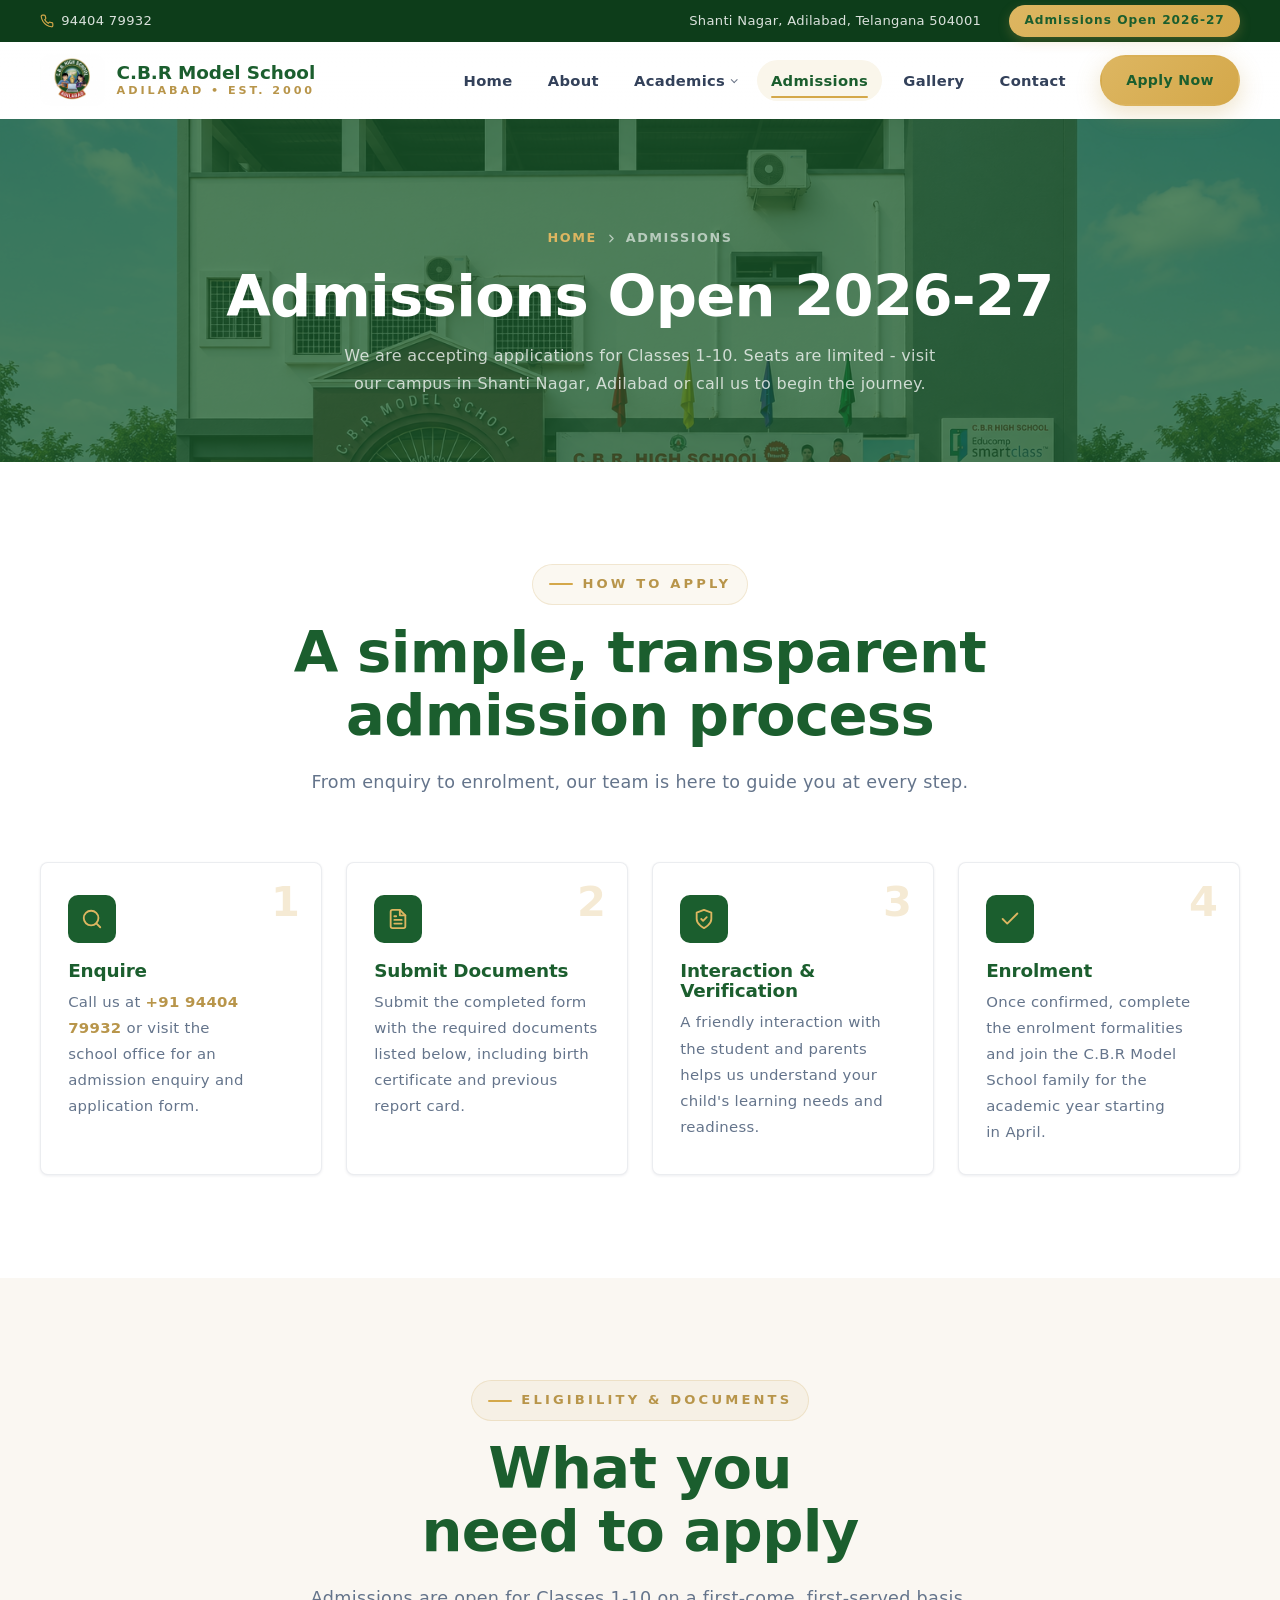
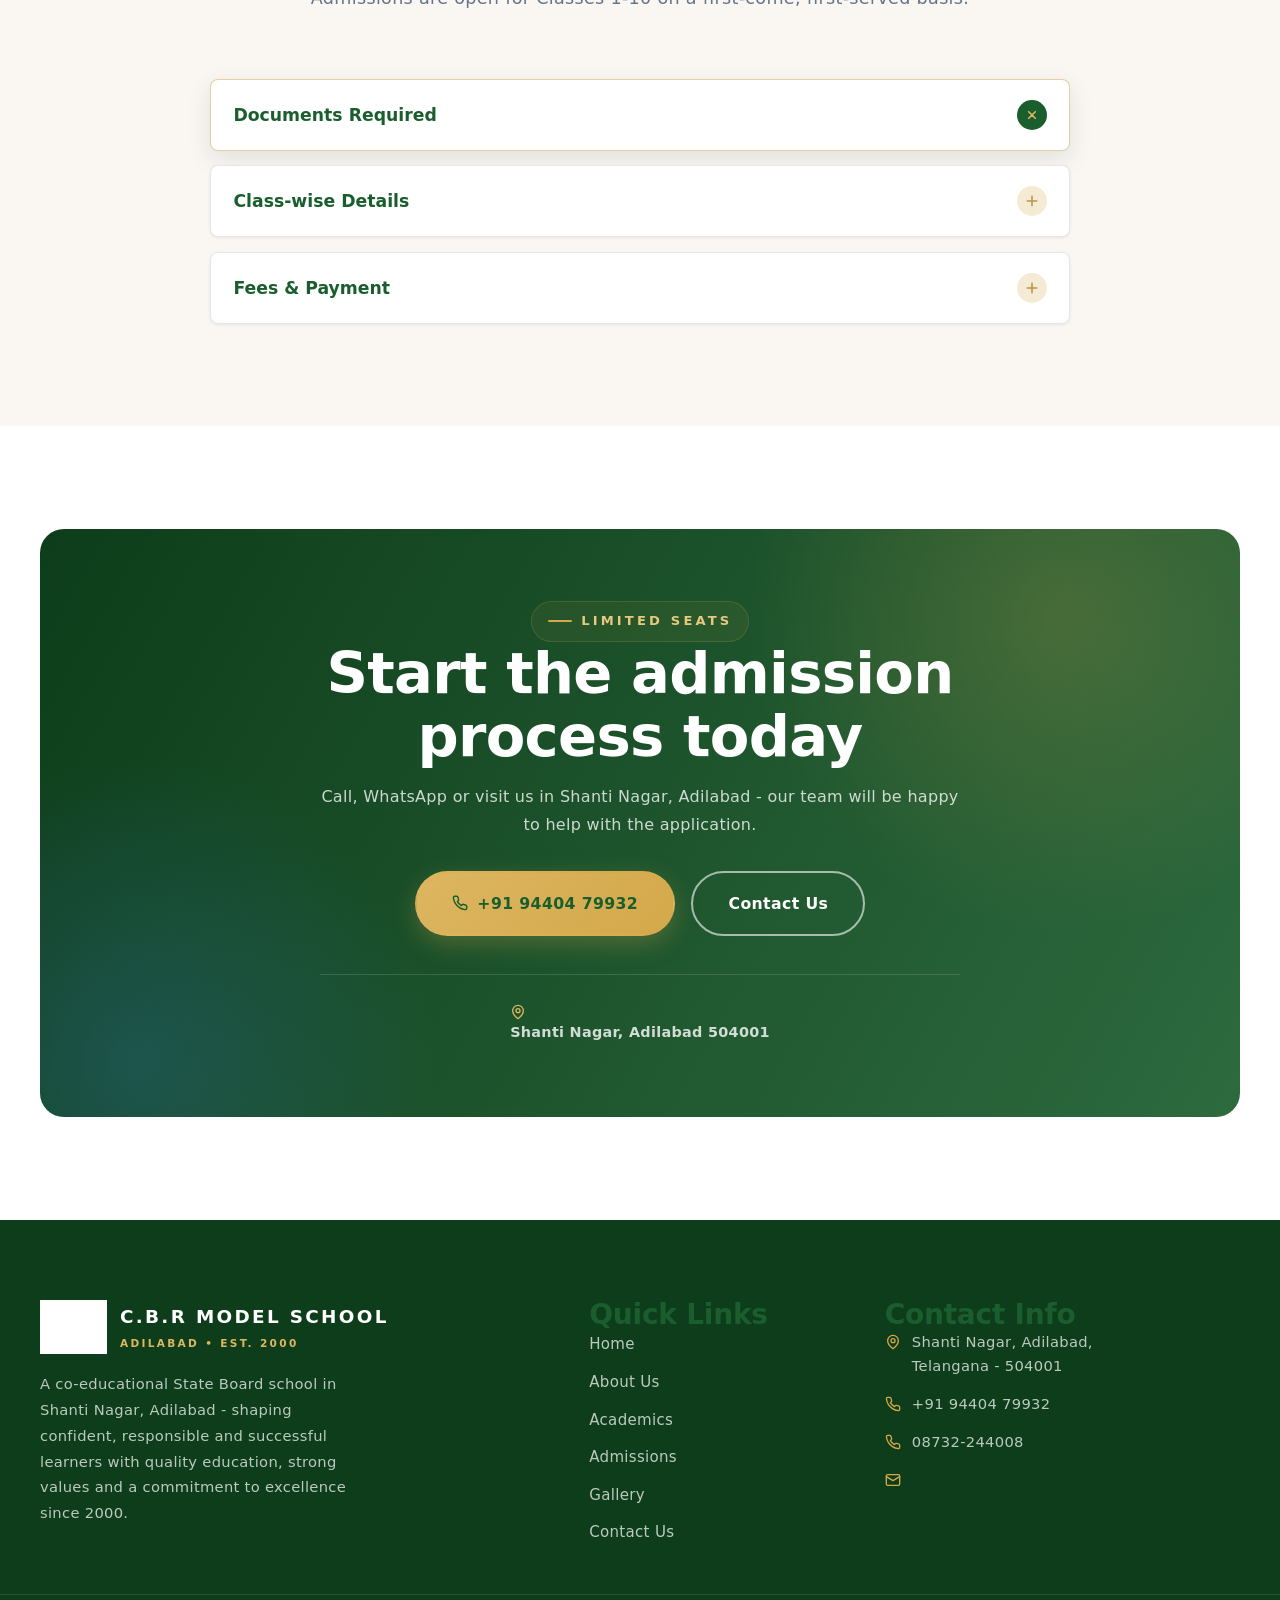
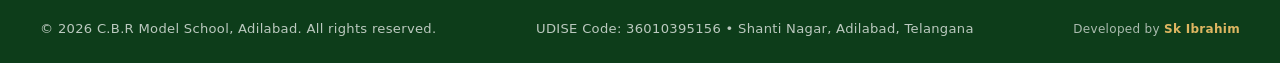
<file: admission.html>
<!DOCTYPE html>
<html lang="en">
<head>
  <meta charset="UTF-8">
  <meta name="viewport" content="width=device-width, initial-scale=1.0">
  <meta http-equiv="refresh" content="0; url=admissions.html">
  <link rel="canonical" href="admissions.html">
  <title>Admissions - C.B.R Model School, Adilabad</title>
  <script>window.location.replace('admissions.html');</script>
</head>
<body>
  <p>Redirecting to <a href="admissions.html">Admissions - C.B.R Model School</a>...</p>
</body>
</html>
</file>
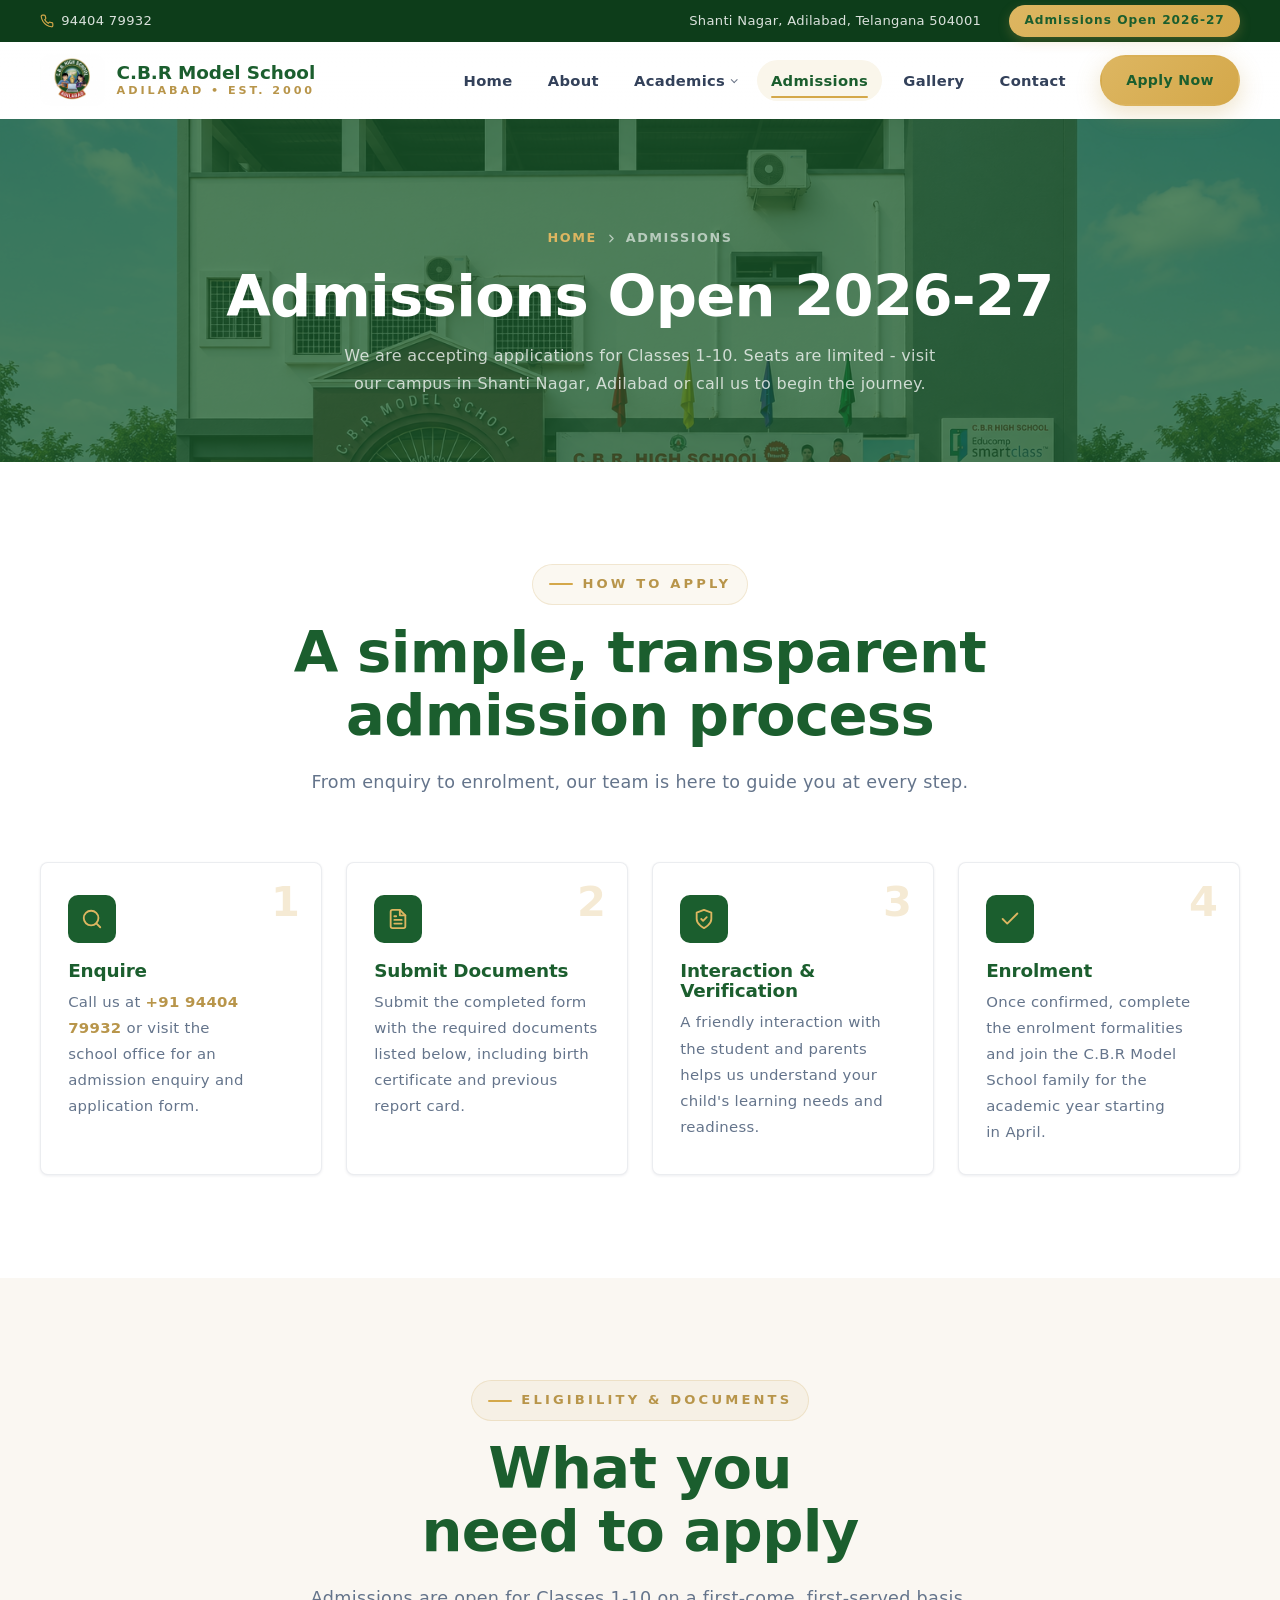
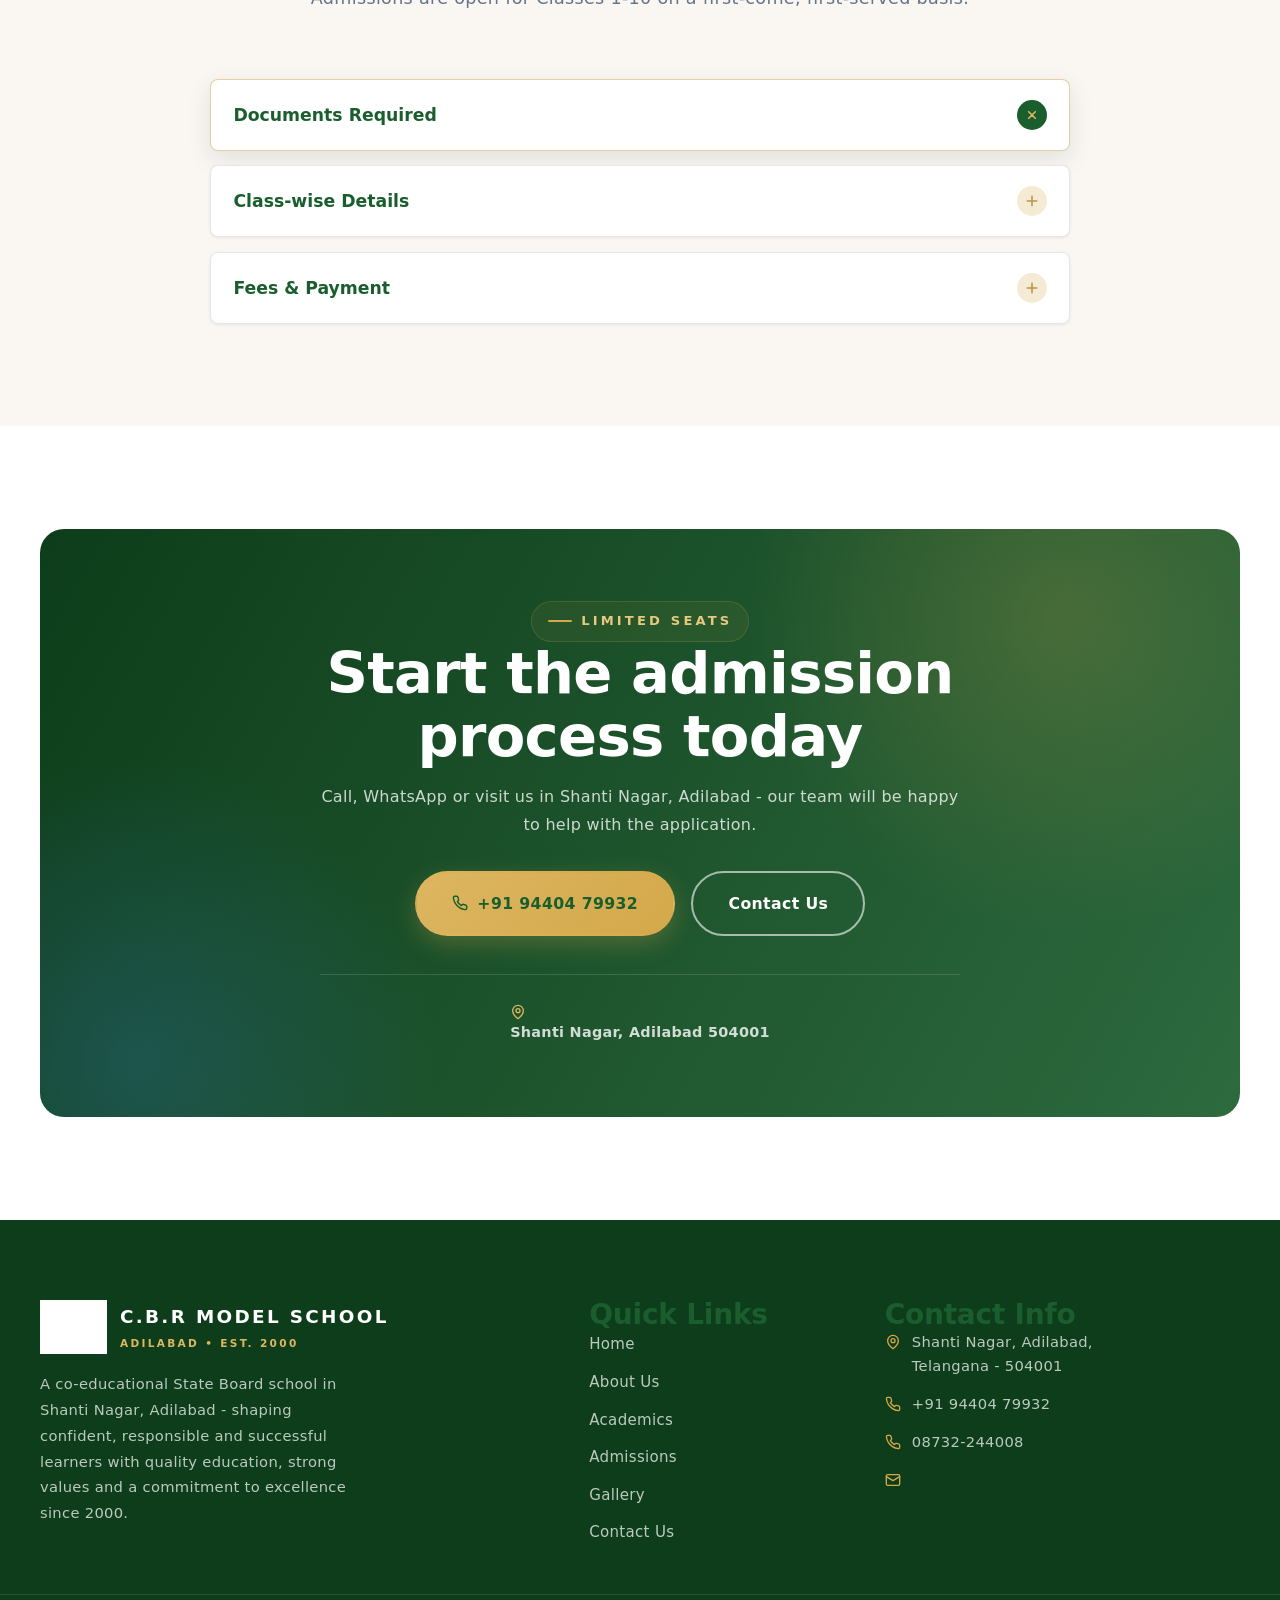
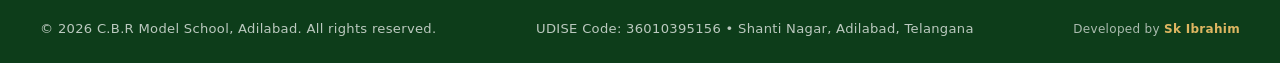
<file: admissions.html>
<!DOCTYPE html>
<html lang="en">
<head>
  <meta charset="UTF-8">
  <meta name="viewport" content="width=device-width, initial-scale=1.0">
  <meta name="description" content="Admissions at C.B.R Model School, Adilabad - admissions open for Classes 1-10, academic year 2026-27. Simple admission process, documents required and contact details.">
  <meta name="keywords" content="CBR Model School admissions, school admission Adilabad, admission Classes 1-10, apply school Adilabad">
  <meta name="author" content="C.B.R Model School">
  <meta name="theme-color" content="#0a1d3d">

  <meta property="og:type" content="website">
  <meta property="og:title" content="Admissions - C.B.R Model School, Adilabad">
  <meta property="og:description" content="Admissions open for Classes 1-10 (2026-27). Apply today at C.B.R Model School, Shanti Nagar, Adilabad.">
  <meta property="og:image" content="images/hero-building.png">
  <meta property="og:locale" content="en_IN">

  <title>Admissions - C.B.R Model School, Adilabad | Classes 1-10</title>

  <link rel="icon" type="image/png" href="images/logo.png">

  <link rel="preconnect" href="https://fonts.googleapis.com">
  <link rel="preconnect" href="https://fonts.gstatic.com" crossorigin>
  <link href="https://fonts.googleapis.com/css2?family=Fraunces:ital,opsz,wght@0,9..144,400;0,9..144,500;0,9..144,600;0,9..144,700;1,9..144,400;1,9..144,600&family=Plus+Jakarta+Sans:wght@400;500;600;700;800&display=swap" rel="stylesheet">

  <link rel="stylesheet" href="css/reset.css">
  <link rel="stylesheet" href="css/variables.css">
  <link rel="stylesheet" href="css/style.css">
</head>
<body>

  <div class="site-alert site-alert--emergency" role="alert" hidden>
    <div class="container site-alert__inner">
      <span class="site-alert__icon" aria-hidden="true"><svg viewBox="0 0 24 24" fill="none" stroke="currentColor" stroke-width="2.2" stroke-linecap="round" stroke-linejoin="round"><path d="M12 9v4"/><path d="M12 17h.01"/><path d="M10.3 3.9 1.8 18.1A2 2 0 0 0 3.5 21h17a2 2 0 0 0 1.7-2.9L13.7 3.9a2 2 0 0 0-3.4 0Z"/></svg></span>
      <strong>Emergency Alert</strong>
      <span>Weather closure notices will appear here when active.</span>
    </div>
  </div>

  <a href="#main-content" class="skip-link">Skip to main content</a>

  <div class="topbar" role="complementary">
    <div class="container topbar__inner">
      <div class="topbar__left">
        <a href="tel:+919440479932" aria-label="Call us">
          <svg viewBox="0 0 24 24" fill="none" stroke="currentColor" stroke-width="2" stroke-linecap="round" stroke-linejoin="round" aria-hidden="true"><path d="M22 16.92v3a2 2 0 0 1-2.18 2 19.79 19.79 0 0 1-8.63-3.07 19.5 19.5 0 0 1-6-6 19.79 19.79 0 0 1-3.07-8.67A2 2 0 0 1 4.11 2h3a2 2 0 0 1 2 1.72c.13.96.36 1.9.7 2.81a2 2 0 0 1-.45 2.11L8.09 9.91a16 16 0 0 0 6 6l1.27-1.27a2 2 0 0 1 2.11-.45c.91.34 1.85.57 2.81.7A2 2 0 0 1 22 16.92z"/></svg>
          94404 79932
        </a>
</div>
      <div class="topbar__right">
        <span>Shanti Nagar, Adilabad, Telangana 504001</span>
        <span class="topbar__badge">Admissions Open 2026-27</span>
      </div>
    </div>
  </div>

  <header class="site-header" role="banner">
    <div class="container navbar">
      <a href="index.html" class="navbar__logo" aria-label="C.B.R Model School - Home">
        <img src="images/logo.png" alt="C.B.R Model School logo" width="52" height="52">
        <span class="navbar__brand">
          <strong>C.B.R Model School</strong>
          <span>Adilabad &bull; Est. 2000</span>
        </span>
      </a>

      <button class="nav-toggle" type="button" aria-label="Toggle navigation menu" aria-expanded="false" aria-controls="primary-navigation">
        <span class="nav-toggle__line"></span>
        <span class="nav-toggle__line"></span>
        <span class="nav-toggle__line"></span>
      </button>

      <nav id="primary-navigation" class="nav-menu" aria-label="Primary navigation">
        <div class="nav-menu__inner">
          <a href="index.html" class="nav-link">Home</a>
          <a href="about.html" class="nav-link">About</a>
          <div class="nav-item nav-item--mega">
            <a href="academics.html" class="nav-link">Academics</a>
            <div class="mega-menu" aria-label="Academics quick links">
              <a href="academics.html" class="mega-menu__item">
                <span class="line-icon" aria-hidden="true"><svg viewBox="0 0 24 24" fill="none" stroke="currentColor" stroke-width="1.8" stroke-linecap="round" stroke-linejoin="round"><path d="M4 19.5V5.8A2.8 2.8 0 0 1 6.8 3H20v16H6.5A2.5 2.5 0 0 0 4 21.5"/><path d="M8 7h8M8 11h7"/></svg></span>
                <span><strong>Academics</strong><small>Classes 1-10 curriculum</small></span>
              </a>
              <a href="academics.html#facilities-heading" class="mega-menu__item">
                <span class="line-icon" aria-hidden="true"><svg viewBox="0 0 24 24" fill="none" stroke="currentColor" stroke-width="1.8" stroke-linecap="round" stroke-linejoin="round"><path d="M6 20V9l6-5 6 5v11"/><path d="M9 20v-6h6v6"/><path d="M4 20h16"/></svg></span>
                <span><strong>Facilities</strong><small>Library, labs and campus</small></span>
              </a>
              <a href="gallery.html" class="mega-menu__item">
                <span class="line-icon" aria-hidden="true"><svg viewBox="0 0 24 24" fill="none" stroke="currentColor" stroke-width="1.8" stroke-linecap="round" stroke-linejoin="round"><path d="M6 17.5 4 21l3.5-1 8.7-8.7a2.1 2.1 0 0 0-3-3L4.5 17Z"/><path d="m14 7 3 3"/><path d="M17 4h3v3"/></svg></span>
                <span><strong>Arts</strong><small>Creative and cultural life</small></span>
              </a>
              <a href="gallery.html" class="mega-menu__item">
                <span class="line-icon" aria-hidden="true"><svg viewBox="0 0 24 24" fill="none" stroke="currentColor" stroke-width="1.8" stroke-linecap="round" stroke-linejoin="round"><circle cx="12" cy="12" r="9"/><path d="M12 3a9 9 0 0 1 8.6 6.4"/><path d="M3.4 14.6A9 9 0 0 1 12 3"/><path d="m8 21 4-9 8.6-2.6"/></svg></span>
                <span><strong>Sports</strong><small>Fitness and teamwork</small></span>
              </a>
            </div>
          </div>
          <a href="admissions.html" class="nav-link is-active">Admissions</a>
          <a href="gallery.html" class="nav-link">Gallery</a>
          <a href="contact.html" class="nav-link">Contact</a>
          <div class="nav-cta">
            <a href="admissions.html" class="btn btn--gold">Apply Now</a>
          </div>
        </div>
      </nav>
    </div>
  </header>

  <main id="main-content">

    <!-- Page hero -->
    <section class="page-hero" aria-labelledby="page-title">
      <div class="container page-hero__inner">
        <span class="breadcrumb">
          <a href="index.html">Home</a>
          <svg viewBox="0 0 24 24" fill="none" stroke="currentColor" stroke-width="2.4" stroke-linecap="round" stroke-linejoin="round" aria-hidden="true"><path d="m9 18 6-6-6-6"/></svg>
          <span>Admissions</span>
        </span>
        <h1 id="page-title">Admissions Open 2026-27</h1>
        <p>
          We are accepting applications for Classes 1-10. Seats are limited - visit our campus in
          Shanti Nagar, Adilabad or call us to begin the journey.
        </p>
      </div>
    </section>

    <!-- Process steps -->
    <section class="section" aria-labelledby="steps-heading">
      <div class="container">
        <header class="section__head reveal">
          <span class="eyebrow">How to Apply</span>
          <h2 id="steps-heading" class="section__title">A simple, transparent admission process</h2>
          <p class="section__sub">
            From enquiry to enrolment, our team is here to guide you at every step.
          </p>
        </header>

        <div class="steps-grid">
          <article class="step-card reveal">
            <span class="step-card__num" aria-hidden="true">1</span>
            <div class="step-card__icon" aria-hidden="true">
              <svg viewBox="0 0 24 24" fill="none" stroke="currentColor" stroke-width="2" stroke-linecap="round" stroke-linejoin="round"><circle cx="11" cy="11" r="8"/><path d="m21 21-4.3-4.3"/></svg>
            </div>
            <h3>Enquire</h3>
            <p>
              Call us at <a href="tel:+919440479932" style="color: var(--gold-600); font-weight: 700;">+91 94404 79932</a>
              or visit the school office for an admission enquiry and application form.
            </p>
          </article>

          <article class="step-card reveal reveal-d1">
            <span class="step-card__num" aria-hidden="true">2</span>
            <div class="step-card__icon" aria-hidden="true">
              <svg viewBox="0 0 24 24" fill="none" stroke="currentColor" stroke-width="2" stroke-linecap="round" stroke-linejoin="round"><path d="M14 2H6a2 2 0 0 0-2 2v16a2 2 0 0 0 2 2h12a2 2 0 0 0 2-2V8z"/><path d="M14 2v6h6M16 13H8M16 17H8M10 9H8"/></svg>
            </div>
            <h3>Submit Documents</h3>
            <p>
              Submit the completed form with the required documents listed below, including birth
              certificate and previous report card.
            </p>
          </article>

          <article class="step-card reveal reveal-d2">
            <span class="step-card__num" aria-hidden="true">3</span>
            <div class="step-card__icon" aria-hidden="true">
              <svg viewBox="0 0 24 24" fill="none" stroke="currentColor" stroke-width="2" stroke-linecap="round" stroke-linejoin="round"><path d="M12 22s8-4 8-10V5l-8-3-8 3v7c0 6 8 10 8 10z"/><path d="m9 12 2 2 4-4"/></svg>
            </div>
            <h3>Interaction &amp; Verification</h3>
            <p>
              A friendly interaction with the student and parents helps us understand your child's
              learning needs and readiness.
            </p>
          </article>

          <article class="step-card reveal reveal-d3">
            <span class="step-card__num" aria-hidden="true">4</span>
            <div class="step-card__icon" aria-hidden="true">
              <svg viewBox="0 0 24 24" fill="none" stroke="currentColor" stroke-width="2" stroke-linecap="round" stroke-linejoin="round"><path d="M20 6 9 17l-5-5"/></svg>
            </div>
            <h3>Enrolment</h3>
            <p>
              Once confirmed, complete the enrolment formalities and join the C.B.R Model School
              family for the academic year starting in April.
            </p>
          </article>
        </div>
      </div>
    </section>

    <!-- Eligibility & documents -->
    <section class="section section--cream" aria-labelledby="docs-heading">
      <div class="container">
        <header class="section__head reveal">
          <span class="eyebrow">Eligibility &amp; Documents</span>
          <h2 id="docs-heading" class="section__title">What you need to apply</h2>
          <p class="section__sub">
            Admissions are open for Classes 1-10 on a first-come, first-served basis.
          </p>
        </header>

        <div class="accordion reveal" style="max-width: 860px; margin-inline: auto;">
          <div class="acc-item is-open">
            <button class="acc-head" type="button" aria-expanded="true">
              Documents Required
              <span class="acc-icon" aria-hidden="true">
                <svg viewBox="0 0 24 24" fill="none" stroke="currentColor" stroke-width="2.4" stroke-linecap="round"><path d="M12 5v14M5 12h14"/></svg>
              </span>
            </button>
            <div class="acc-body">
              <div class="acc-body__inner">
                <ul>
                  <li><svg viewBox="0 0 24 24" fill="none" stroke="currentColor" stroke-width="2.6" stroke-linecap="round" stroke-linejoin="round" aria-hidden="true"><path d="M20 6 9 17l-5-5"/></svg>Child's birth certificate (photocopy)</li>
                  <li><svg viewBox="0 0 24 24" fill="none" stroke="currentColor" stroke-width="2.6" stroke-linecap="round" stroke-linejoin="round" aria-hidden="true"><path d="M20 6 9 17l-5-5"/></svg>Previous class report card (for Classes 2-10)</li>
                  <li><svg viewBox="0 0 24 24" fill="none" stroke="currentColor" stroke-width="2.6" stroke-linecap="round" stroke-linejoin="round" aria-hidden="true"><path d="M20 6 9 17l-5-5"/></svg>Transfer certificate / School leaving certificate</li>
                  <li><svg viewBox="0 0 24 24" fill="none" stroke="currentColor" stroke-width="2.6" stroke-linecap="round" stroke-linejoin="round" aria-hidden="true"><path d="M20 6 9 17l-5-5"/></svg>Passport-size photographs of the child</li>
                  <li><svg viewBox="0 0 24 24" fill="none" stroke="currentColor" stroke-width="2.6" stroke-linecap="round" stroke-linejoin="round" aria-hidden="true"><path d="M20 6 9 17l-5-5"/></svg>Aadhaar card of parent / guardian</li>
                </ul>
              </div>
            </div>
          </div>

          <div class="acc-item">
            <button class="acc-head" type="button" aria-expanded="false">
              Class-wise Details
              <span class="acc-icon" aria-hidden="true">
                <svg viewBox="0 0 24 24" fill="none" stroke="currentColor" stroke-width="2.4" stroke-linecap="round"><path d="M12 5v14M5 12h14"/></svg>
              </span>
            </button>
            <div class="acc-body">
              <div class="acc-body__inner">
                <ul>
                  <li><svg viewBox="0 0 24 24" fill="none" stroke="currentColor" stroke-width="2.6" stroke-linecap="round" stroke-linejoin="round" aria-hidden="true"><path d="M20 6 9 17l-5-5"/></svg>Primary - Classes 1 to 5</li>
                  <li><svg viewBox="0 0 24 24" fill="none" stroke="currentColor" stroke-width="2.6" stroke-linecap="round" stroke-linejoin="round" aria-hidden="true"><path d="M20 6 9 17l-5-5"/></svg>Upper Primary - Classes 6 to 8</li>
                  <li><svg viewBox="0 0 24 24" fill="none" stroke="currentColor" stroke-width="2.6" stroke-linecap="round" stroke-linejoin="round" aria-hidden="true"><path d="M20 6 9 17l-5-5"/></svg>Secondary - Classes 9 &amp; 10 (State Board)</li>
                  <li><svg viewBox="0 0 24 24" fill="none" stroke="currentColor" stroke-width="2.6" stroke-linecap="round" stroke-linejoin="round" aria-hidden="true"><path d="M20 6 9 17l-5-5"/></svg>Medium of instruction: English</li>
                  <li><svg viewBox="0 0 24 24" fill="none" stroke="currentColor" stroke-width="2.6" stroke-linecap="round" stroke-linejoin="round" aria-hidden="true"><path d="M20 6 9 17l-5-5"/></svg>Academic session begins in April</li>
                </ul>
              </div>
            </div>
          </div>

          <div class="acc-item">
            <button class="acc-head" type="button" aria-expanded="false">
              Fees &amp; Payment
              <span class="acc-icon" aria-hidden="true">
                <svg viewBox="0 0 24 24" fill="none" stroke="currentColor" stroke-width="2.4" stroke-linecap="round"><path d="M12 5v14M5 12h14"/></svg>
              </span>
            </button>
            <div class="acc-body">
              <div class="acc-body__inner">
                Please contact the school office for the latest fee structure, payment schedule and
                any concessions available. We are happy to share complete details during your campus
                visit.
              </div>
            </div>
          </div>
        </div>
      </div>
    </section>

    <!-- CTA -->
    <section class="section" aria-labelledby="cta-heading">
      <div class="container">
        <div class="cta-banner reveal">
          <div class="cta-banner__inner">
            <span class="eyebrow" style="color: var(--gold-300);">Limited Seats</span>
            <h2 id="cta-heading">Start the admission process today</h2>
            <p>
              Call, WhatsApp or visit us in Shanti Nagar, Adilabad - our team will be happy to help
              with the application.
            </p>
            <div class="cta-banner__actions">
              <a href="tel:+919440479932" class="btn btn--gold">
                <svg width="16" height="16" viewBox="0 0 24 24" fill="none" stroke="currentColor" stroke-width="2.2" stroke-linecap="round" stroke-linejoin="round" aria-hidden="true"><path d="M22 16.92v3a2 2 0 0 1-2.18 2 19.79 19.79 0 0 1-8.63-3.07 19.5 19.5 0 0 1-6-6 19.79 19.79 0 0 1-3.07-8.67A2 2 0 0 1 4.11 2h3a2 2 0 0 1 2 1.72c.13.96.36 1.9.7 2.81a2 2 0 0 1-.45 2.11L8.09 9.91a16 16 0 0 0 6 6l1.27-1.27a2 2 0 0 1 2.11-.45c.91.34 1.85.57 2.81.7A2 2 0 0 1 22 16.92z"/></svg>
                +91 94404 79932
              </a>
              <a href="contact.html" class="btn btn--outline">Contact Us</a>
            </div>
            <div class="cta-banner__meta">
              <span>
                <svg viewBox="0 0 24 24" fill="none" stroke="currentColor" stroke-width="2" stroke-linecap="round" stroke-linejoin="round" aria-hidden="true"><path d="M20 10c0 6-8 12-8 12s-8-6-8-12a8 8 0 0 1 16 0z"/><circle cx="12" cy="10" r="3"/></svg>
                Shanti Nagar, Adilabad 504001
              </span>
</div>
          </div>
        </div>
      </div>
    </section>

  </main>

  <footer class="site-footer" role="contentinfo">
    <div class="container footer-grid">

      <div class="footer-brand">
        <a href="index.html" class="footer-brand__logo" aria-label="C.B.R Model School - Home">
          <img src="images/logo.png" alt="C.B.R Model School logo" width="54" height="54">
          <span>
            <strong>C.B.R Model School</strong>
            <span>Adilabad &bull; Est. 2000</span>
          </span>
        </a>
        <p>
          A co-educational State Board school in Shanti Nagar, Adilabad - shaping confident,
          responsible and successful learners with quality education, strong values and a
          commitment to excellence since 2000.
        </p>
      </div>

      <nav aria-label="Footer quick links">
        <h3>Quick Links</h3>
        <ul class="footer-links">
          <li><a href="index.html">Home</a></li>
          <li><a href="about.html">About Us</a></li>
          <li><a href="academics.html">Academics</a></li>
          <li><a href="admissions.html">Admissions</a></li>
          <li><a href="gallery.html">Gallery</a></li>
          <li><a href="contact.html">Contact Us</a></li>
        </ul>
      </nav>

      <aside aria-label="Contact information">
        <h3>Contact Info</h3>
        <ul class="footer-contact">
          <li>
            <svg viewBox="0 0 24 24" fill="none" stroke="currentColor" stroke-width="2" stroke-linecap="round" stroke-linejoin="round" aria-hidden="true"><path d="M20 10c0 6-8 12-8 12s-8-6-8-12a8 8 0 0 1 16 0z"/><circle cx="12" cy="10" r="3"/></svg>
            <address style="font-style: normal;">
              Shanti Nagar, Adilabad,<br>
              Telangana - 504001
            </address>
          </li>
          <li>
            <svg viewBox="0 0 24 24" fill="none" stroke="currentColor" stroke-width="2" stroke-linecap="round" stroke-linejoin="round" aria-hidden="true"><path d="M22 16.92v3a2 2 0 0 1-2.18 2 19.79 19.79 0 0 1-8.63-3.07 19.5 19.5 0 0 1-6-6 19.79 19.79 0 0 1-3.07-8.67A2 2 0 0 1 4.11 2h3a2 2 0 0 1 2 1.72c.13.96.36 1.9.7 2.81a2 2 0 0 1-.45 2.11L8.09 9.91a16 16 0 0 0 6 6l1.27-1.27a2 2 0 0 1 2.11-.45c.91.34 1.85.57 2.81.7A2 2 0 0 1 22 16.92z"/></svg>
            <a href="tel:+919440479932">+91 94404 79932</a>
          </li>
          <li>
            <svg viewBox="0 0 24 24" fill="none" stroke="currentColor" stroke-width="2" stroke-linecap="round" stroke-linejoin="round" aria-hidden="true"><path d="M22 16.92v3a2 2 0 0 1-2.18 2 19.79 19.79 0 0 1-8.63-3.07 19.5 19.5 0 0 1-6-6 19.79 19.79 0 0 1-3.07-8.67A2 2 0 0 1 4.11 2h3a2 2 0 0 1 2 1.72c.13.96.36 1.9.7 2.81a2 2 0 0 1-.45 2.11L8.09 9.91a16 16 0 0 0 6 6l1.27-1.27a2 2 0 0 1 2.11-.45c.91.34 1.85.57 2.81.7A2 2 0 0 1 22 16.92z"/></svg>
            <a href="tel:+918732244008">08732-244008</a>
          </li>
          <li>
            <svg viewBox="0 0 24 24" fill="none" stroke="currentColor" stroke-width="2" stroke-linecap="round" stroke-linejoin="round" aria-hidden="true"><rect x="2" y="4" width="20" height="16" rx="2"/><path d="m22 7-10 6L2 7"/></svg>
            
          </li>
        </ul>
      </aside>

    </div>

    <div class="footer-bottom">
      <div class="container footer-bottom__inner">
        <p>&copy; <span class="js-year">2026</span> C.B.R Model School, Adilabad. All rights reserved.</p>
        <p>UDISE Code: 36010395156 &bull; Shanti Nagar, Adilabad, Telangana</p>
        <p><small>Developed by <a href="https://sk-ibrahim.vercel.app" target="_blank" rel="noopener">Sk Ibrahim</a></small></p>
      </div>
    </div>
  </footer>

  <script src="js/main.js" defer></script>
</body>
</html>
</file>
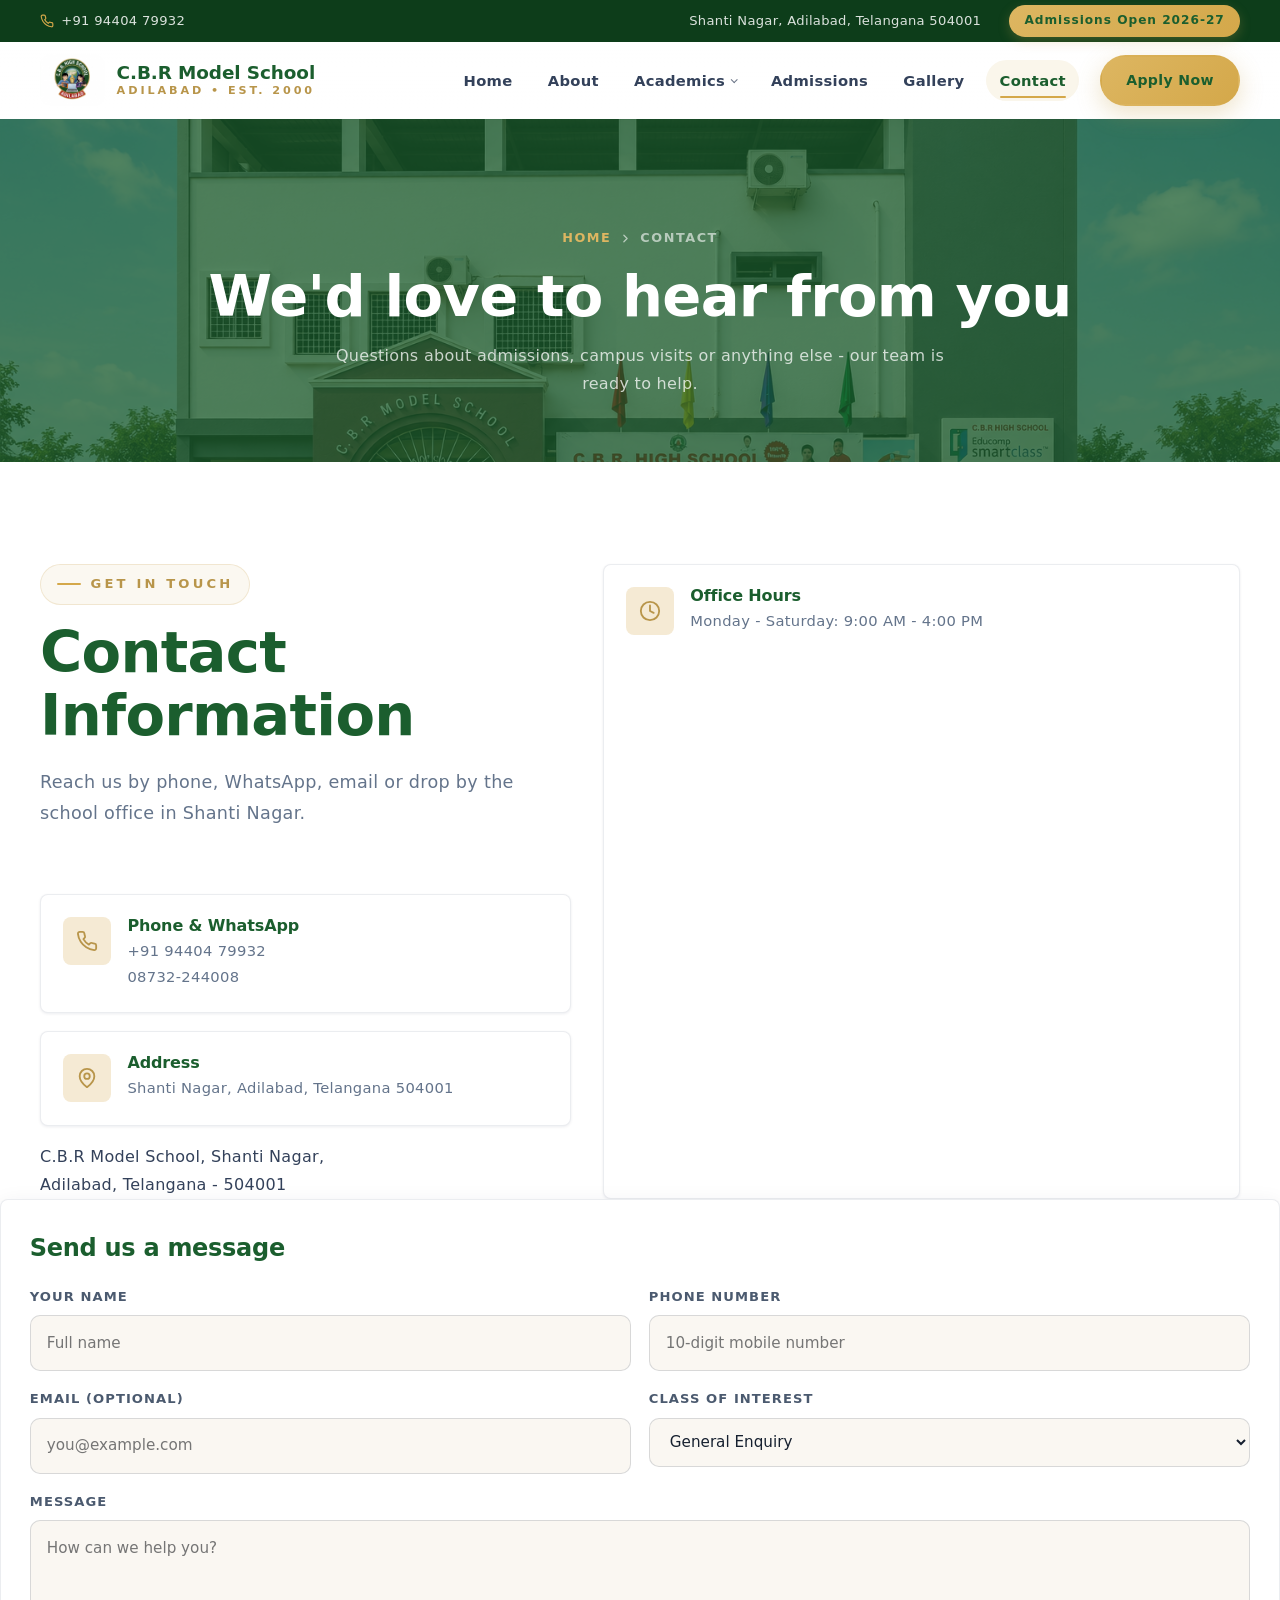
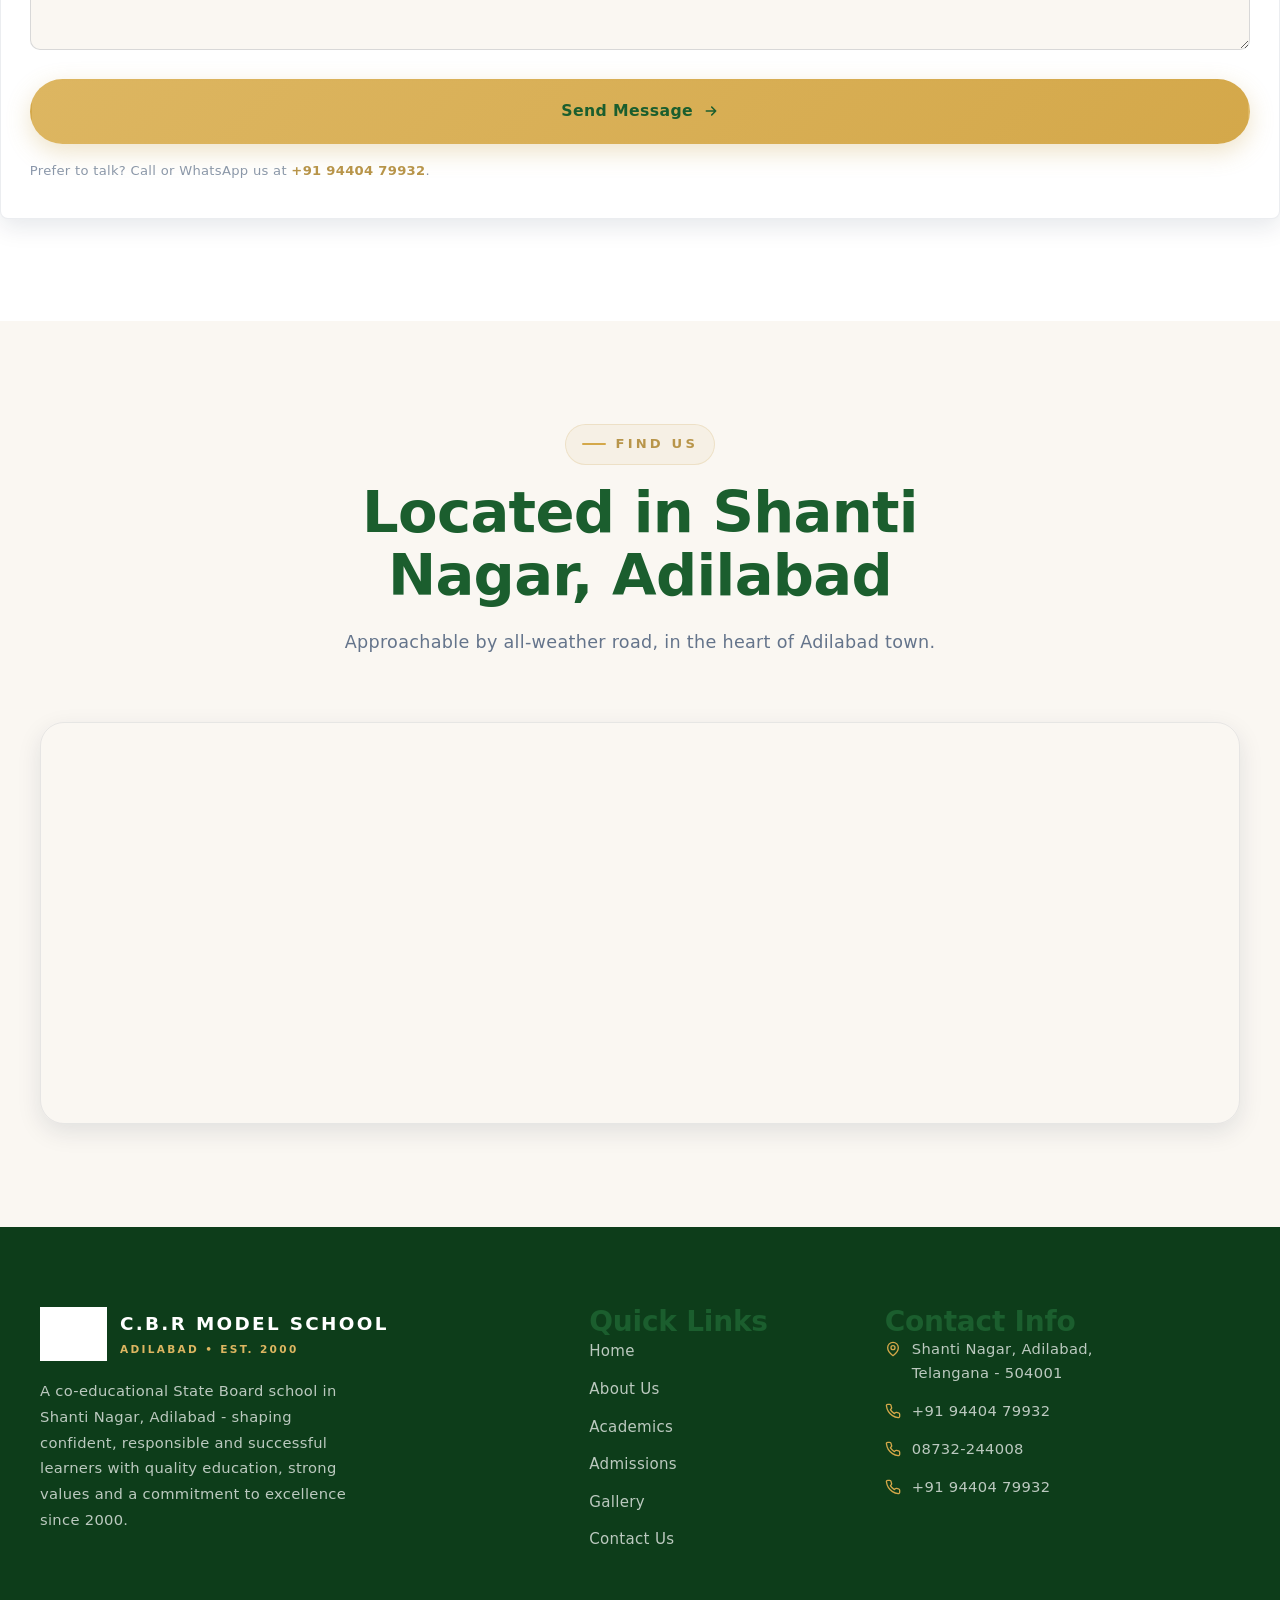
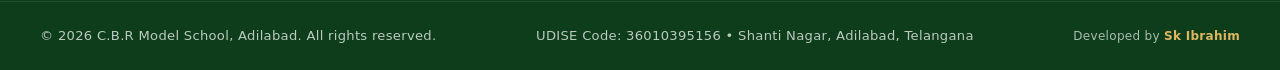
<file: contact.html>
<!DOCTYPE html>
<html lang="en">
<head>
  <meta charset="UTF-8">
  <meta name="viewport" content="width=device-width, initial-scale=1.0">
  <meta name="description" content="Contact C.B.R Model School, Shanti Nagar, Adilabad, Telangana 504001. Call +91 94404 79932, WhatsApp, email or visit our campus for admissions and enquiries.">
  <meta name="keywords" content="contact CBR Model School, school phone Adilabad, CBR Model School address, WhatsApp school Adilabad">
  <meta name="author" content="C.B.R Model School">
  <meta name="theme-color" content="#1b5e2e">

  <meta property="og:type" content="website">
  <meta property="og:title" content="Contact Us - C.B.R Model School, Adilabad">
  <meta property="og:description" content="Get in touch with C.B.R Model School, Shanti Nagar, Adilabad. Call +91 94404 79932.">
  <meta property="og:image" content="images/hero-building.png">
  <meta property="og:locale" content="en_IN">

  <title>Contact Us - C.B.R Model School, Adilabad</title>

  <link rel="icon" type="image/png" href="images/logo.png">

  <link rel="preconnect" href="https://fonts.googleapis.com">
  <link rel="preconnect" href="https://fonts.gstatic.com" crossorigin>
  <link href="https://fonts.googleapis.com/css2?family=Fraunces:ital,opsz,wght@0,9..144,400;0,9..144,500;0,9..144,600;0,9..144,700;1,9..144,400;1,9..144,600&family=Plus+Jakarta+Sans:wght@400;500;600;700;800&display=swap" rel="stylesheet">

  <link rel="stylesheet" href="css/reset.css">
  <link rel="stylesheet" href="css/variables.css">
  <link rel="stylesheet" href="css/style.css">
</head>
<body>

  <div class="site-alert site-alert--emergency" role="alert" hidden>
    <div class="container site-alert__inner">
      <span class="site-alert__icon" aria-hidden="true"><svg viewBox="0 0 24 24" fill="none" stroke="currentColor" stroke-width="2.2" stroke-linecap="round" stroke-linejoin="round"><path d="M12 9v4"/><path d="M12 17h.01"/><path d="M10.3 3.9 1.8 18.1A2 2 0 0 0 3.5 21h17a2 2 0 0 0 1.7-2.9L13.7 3.9a2 2 0 0 0-3.4 0Z"/></svg></span>
      <strong>Emergency Alert</strong>
      <span>Weather closure notices will appear here when active.</span>
    </div>
  </div>

  <a href="#main-content" class="skip-link">Skip to main content</a>

  <div class="topbar" role="complementary">
    <div class="container topbar__inner">
      <div class="topbar__left">
        <a href="tel:+919440479932" aria-label="Call us">
          <svg viewBox="0 0 24 24" fill="none" stroke="currentColor" stroke-width="2" stroke-linecap="round" stroke-linejoin="round" aria-hidden="true"><path d="M22 16.92v3a2 2 0 0 1-2.18 2 19.79 19.79 0 0 1-8.63-3.07 19.5 19.5 0 0 1-6-6 19.79 19.79 0 0 1-3.07-8.67A2 2 0 0 1 4.11 2h3a2 2 0 0 1 2 1.72c.13.96.36 1.9.7 2.81a2 2 0 0 1-.45 2.11L8.09 9.91a16 16 0 0 0 6 6l1.27-1.27a2 2 0 0 1 2.11-.45c.91.34 1.85.57 2.81.7A2 2 0 0 1 22 16.92z"/></svg>
          +91 94404 79932
        </a>
      </div>
      <div class="topbar__right">
        <span>Shanti Nagar, Adilabad, Telangana 504001</span>
        <span class="topbar__badge">Admissions Open 2026-27</span>
      </div>
    </div>
  </div>

  <header class="site-header" role="banner">
    <div class="container navbar">
      <a href="index.html" class="navbar__logo" aria-label="C.B.R Model School - Home">
        <img src="images/logo.png" alt="C.B.R Model School logo" width="52" height="52">
        <span class="navbar__brand">
          <strong>C.B.R Model School</strong>
          <span>Adilabad &bull; Est. 2000</span>
        </span>
      </a>

      <button class="nav-toggle" type="button" aria-label="Toggle navigation menu" aria-expanded="false" aria-controls="primary-navigation">
        <span class="nav-toggle__line"></span>
        <span class="nav-toggle__line"></span>
        <span class="nav-toggle__line"></span>
      </button>

      <nav id="primary-navigation" class="nav-menu" aria-label="Primary navigation">
        <div class="nav-menu__inner">
          <a href="index.html" class="nav-link">Home</a>
          <a href="about.html" class="nav-link">About</a>
          <div class="nav-item nav-item--mega">
            <a href="academics.html" class="nav-link">Academics</a>
            <div class="mega-menu" aria-label="Academics quick links">
              <a href="academics.html" class="mega-menu__item">
                <span class="line-icon" aria-hidden="true"><svg viewBox="0 0 24 24" fill="none" stroke="currentColor" stroke-width="1.8" stroke-linecap="round" stroke-linejoin="round"><path d="M4 19.5V5.8A2.8 2.8 0 0 1 6.8 3H20v16H6.5A2.5 2.5 0 0 0 4 21.5"/><path d="M8 7h8M8 11h7"/></svg></span>
                <span><strong>Academics</strong><small>Classes 1-10 curriculum</small></span>
              </a>
              <a href="academics.html#facilities-heading" class="mega-menu__item">
                <span class="line-icon" aria-hidden="true"><svg viewBox="0 0 24 24" fill="none" stroke="currentColor" stroke-width="1.8" stroke-linecap="round" stroke-linejoin="round"><path d="M6 20V9l6-5 6 5v11"/><path d="M9 20v-6h6v6"/><path d="M4 20h16"/></svg></span>
                <span><strong>Facilities</strong><small>Library, labs and campus</small></span>
              </a>
              <a href="gallery.html" class="mega-menu__item">
                <span class="line-icon" aria-hidden="true"><svg viewBox="0 0 24 24" fill="none" stroke="currentColor" stroke-width="1.8" stroke-linecap="round" stroke-linejoin="round"><path d="M6 17.5 4 21l3.5-1 8.7-8.7a2.1 2.1 0 0 0-3-3L4.5 17Z"/><path d="m14 7 3 3"/><path d="M17 4h3v3"/></svg></span>
                <span><strong>Arts</strong><small>Creative and cultural life</small></span>
              </a>
              <a href="gallery.html" class="mega-menu__item">
                <span class="line-icon" aria-hidden="true"><svg viewBox="0 0 24 24" fill="none" stroke="currentColor" stroke-width="1.8" stroke-linecap="round" stroke-linejoin="round"><circle cx="12" cy="12" r="9"/><path d="M12 3a9 9 0 0 1 8.6 6.4"/><path d="M3.4 14.6A9 9 0 0 1 12 3"/><path d="m8 21 4-9 8.6-2.6"/></svg></span>
                <span><strong>Sports</strong><small>Fitness and teamwork</small></span>
              </a>
            </div>
          </div>
          <a href="admissions.html" class="nav-link">Admissions</a>
          <a href="gallery.html" class="nav-link">Gallery</a>
          <a href="contact.html" class="nav-link is-active">Contact</a>
          <div class="nav-cta">
            <a href="admissions.html" class="btn btn--gold">Apply Now</a>
          </div>
        </div>
      </nav>
    </div>
  </header>

  <main id="main-content">

    <!-- Page hero -->
    <section class="page-hero" aria-labelledby="page-title">
      <div class="container page-hero__inner">
        <span class="breadcrumb">
          <a href="index.html">Home</a>
          <svg viewBox="0 0 24 24" fill="none" stroke="currentColor" stroke-width="2.4" stroke-linecap="round" stroke-linejoin="round" aria-hidden="true"><path d="m9 18 6-6-6-6"/></svg>
          <span>Contact</span>
        </span>
        <h1 id="page-title">We'd love to hear from you</h1>
        <p>
          Questions about admissions, campus visits or anything else - our team is ready to help.
        </p>
      </div>
    </section>

    <!-- Contact -->
    <section class="section" aria-labelledby="contact-heading">
      <div class="container contact-grid">

        <div class="split__body">
          <header class="section__head section__head--left reveal">
            <span class="eyebrow">Get in Touch</span>
            <h2 id="contact-heading" class="section__title">Contact Information</h2>
            <p class="section__sub">
              Reach us by phone, WhatsApp, email or drop by the school office in Shanti Nagar.
            </p>
          </header>

          <div class="contact-cards">
            <div class="contact-card reveal">
              <div class="contact-card__icon" aria-hidden="true">
                <svg viewBox="0 0 24 24" fill="none" stroke="currentColor" stroke-width="2" stroke-linecap="round" stroke-linejoin="round"><path d="M22 16.92v3a2 2 0 0 1-2.18 2 19.79 19.79 0 0 1-8.63-3.07 19.5 19.5 0 0 1-6-6 19.79 19.79 0 0 1-3.07-8.67A2 2 0 0 1 4.11 2h3a2 2 0 0 1 2 1.72c.13.96.36 1.9.7 2.81a2 2 0 0 1-.45 2.11L8.09 9.91a16 16 0 0 0 6 6l1.27-1.27a2 2 0 0 1 2.11-.45c.91.34 1.85.57 2.81.7A2 2 0 0 1 22 16.92z"/></svg>
              </div>
              <div>
                <h3>Phone &amp; WhatsApp</h3>
                <p>
                  <a href="tel:+919440479932">+91 94404 79932</a><br>
                  <a href="tel:+918732244008">08732-244008</a>
                </p>
              </div>
            </div>

            <div class="contact-card reveal reveal-d1">
              <div class="contact-card__icon" aria-hidden="true">
                <svg viewBox="0 0 24 24" fill="none" stroke="currentColor" stroke-width="2" stroke-linecap="round" stroke-linejoin="round"><path d="M20 10c0 6-8 12-8 12s-8-6-8-12a8 8 0 0 1 16 0z"/><circle cx="12" cy="10" r="3"/></svg>
              </div>
              <div>
                <h3>Address</h3>
                <p>Shanti Nagar, Adilabad, Telangana 504001</p>
              </div>
            </div>
                <p>
                  C.B.R Model School, Shanti Nagar,<br>
                  Adilabad, Telangana - 504001
                </p>
              </div>
            </div>

            <div class="contact-card reveal">
              <div class="contact-card__icon" aria-hidden="true">
                <svg viewBox="0 0 24 24" fill="none" stroke="currentColor" stroke-width="2" stroke-linecap="round" stroke-linejoin="round"><circle cx="12" cy="12" r="10"/><path d="M12 6v6l4 2"/></svg>
              </div>
              <div>
                <h3>Office Hours</h3>
                <p>Monday - Saturday: 9:00 AM - 4:00 PM</p>
              </div>
            </div>
          </div>
        </div>

        <div class="contact-form reveal">
          <form novalidate>
            <div class="form-success" role="status">Thank you! Your message has been received. We will get back to you shortly.</div>

            <h2 style="font-size: 1.5rem; margin-bottom: 1.5rem;">Send us a message</h2>

            <div class="form-grid">
              <div class="field">
                <label for="name">Your Name</label>
                <input type="text" id="name" name="name" placeholder="Full name" required>
              </div>
              <div class="field">
                <label for="phone">Phone Number</label>
                <input type="tel" id="phone" name="phone" placeholder="10-digit mobile number" required>
              </div>
              <div class="field">
                <label for="email">Email (optional)</label>
                <input type="email" id="email" name="email" placeholder="you@example.com">
              </div>
              <div class="field">
                <label for="class">Class of Interest</label>
                <select id="class" name="class">
                  <option value="general">General Enquiry</option>
                  <option value="1">Class 1</option>
                  <option value="2">Class 2</option>
                  <option value="3">Class 3</option>
                  <option value="4">Class 4</option>
                  <option value="5">Class 5</option>
                  <option value="6">Class 6</option>
                  <option value="7">Class 7</option>
                  <option value="8">Class 8</option>
                  <option value="9">Class 9</option>
                  <option value="10">Class 10</option>
                </select>
              </div>
              <div class="field field--full">
                <label for="message">Message</label>
                <textarea id="message" name="message" placeholder="How can we help you?" required></textarea>
              </div>
            </div>

            <button type="submit" class="btn btn--gold" style="width: 100%; margin-top: 1.2rem;">Send Message
              <svg class="icon-arrow" width="16" height="16" viewBox="0 0 24 24" fill="none" stroke="currentColor" stroke-width="2.4" stroke-linecap="round" stroke-linejoin="round" aria-hidden="true"><path d="M5 12h14M13 6l6 6-6 6"/></svg>
            </button>

            <p class="form-note">
              Prefer to talk? Call or WhatsApp us at <a href="tel:+919440479932" style="color: var(--gold-600); font-weight: 700;">+91 94404 79932</a>.
            </p>
          </form>
        </div>
      </div>
    </section>

    <!-- Map -->
    <section class="section section--cream" aria-label="School location map">
      <div class="container">
        <header class="section__head reveal">
          <span class="eyebrow">Find Us</span>
          <h2 class="section__title">Located in Shanti Nagar, Adilabad</h2>
          <p class="section__sub">
            Approachable by all-weather road, in the heart of Adilabad town.
          </p>
        </header>
        <div class="map-frame reveal">
          <iframe
            title="Map showing C.B.R Model School, Shanti Nagar, Adilabad, Telangana"
            src="https://www.google.com/maps?q=Shanti+Nagar,+Adilabad,+Telangana+504001&output=embed"
            loading="lazy"
            referrerpolicy="no-referrer-when-downgrade"
            allowfullscreen>
          </iframe>
        </div>
      </div>
    </section>

  </main>

  <footer class="site-footer" role="contentinfo">
    <div class="container footer-grid">

      <div class="footer-brand">
        <a href="index.html" class="footer-brand__logo" aria-label="C.B.R Model School - Home">
          <img src="images/logo.png" alt="C.B.R Model School logo" width="54" height="54">
          <span>
            <strong>C.B.R Model School</strong>
            <span>Adilabad &bull; Est. 2000</span>
          </span>
        </a>
        <p>
          A co-educational State Board school in Shanti Nagar, Adilabad - shaping confident,
          responsible and successful learners with quality education, strong values and a
          commitment to excellence since 2000.
        </p>
      </div>

      <nav aria-label="Footer quick links">
        <h3>Quick Links</h3>
        <ul class="footer-links">
          <li><a href="index.html">Home</a></li>
          <li><a href="about.html">About Us</a></li>
          <li><a href="academics.html">Academics</a></li>
          <li><a href="admissions.html">Admissions</a></li>
          <li><a href="gallery.html">Gallery</a></li>
          <li><a href="contact.html">Contact Us</a></li>
        </ul>
      </nav>

      <aside aria-label="Contact information">
        <h3>Contact Info</h3>
        <ul class="footer-contact">
          <li>
            <svg viewBox="0 0 24 24" fill="none" stroke="currentColor" stroke-width="2" stroke-linecap="round" stroke-linejoin="round" aria-hidden="true"><path d="M20 10c0 6-8 12-8 12s-8-6-8-12a8 8 0 0 1 16 0z"/><circle cx="12" cy="10" r="3"/></svg>
            <address style="font-style: normal;">
              Shanti Nagar, Adilabad,<br>
              Telangana - 504001
            </address>
          </li>
          <li>
            <svg viewBox="0 0 24 24" fill="none" stroke="currentColor" stroke-width="2" stroke-linecap="round" stroke-linejoin="round" aria-hidden="true"><path d="M22 16.92v3a2 2 0 0 1-2.18 2 19.79 19.79 0 0 1-8.63-3.07 19.5 19.5 0 0 1-6-6 19.79 19.79 0 0 1-3.07-8.67A2 2 0 0 1 4.11 2h3a2 2 0 0 1 2 1.72c.13.96.36 1.9.7 2.81a2 2 0 0 1-.45 2.11L8.09 9.91a16 16 0 0 0 6 6l1.27-1.27a2 2 0 0 1 2.11-.45c.91.34 1.85.57 2.81.7A2 2 0 0 1 22 16.92z"/></svg>
            <a href="tel:+919440479932">+91 94404 79932</a>
          </li>
          <li>
            <svg viewBox="0 0 24 24" fill="none" stroke="currentColor" stroke-width="2" stroke-linecap="round" stroke-linejoin="round" aria-hidden="true"><path d="M22 16.92v3a2 2 0 0 1-2.18 2 19.79 19.79 0 0 1-8.63-3.07 19.5 19.5 0 0 1-6-6 19.79 19.79 0 0 1-3.07-8.67A2 2 0 0 1 4.11 2h3a2 2 0 0 1 2 1.72c.13.96.36 1.9.7 2.81a2 2 0 0 1-.45 2.11L8.09 9.91a16 16 0 0 0 6 6l1.27-1.27a2 2 0 0 1 2.11-.45c.91.34 1.85.57 2.81.7A2 2 0 0 1 22 16.92z"/></svg>
            <a href="tel:+918732244008">08732-244008</a>
          </li>
          <li>
            <svg viewBox="0 0 24 24" fill="none" stroke="currentColor" stroke-width="2" stroke-linecap="round" stroke-linejoin="round" aria-hidden="true"><path d="M22 16.92v3a2 2 0 0 1-2.18 2 19.79 19.79 0 0 1-8.63-3.07 19.5 19.5 0 0 1-6-6 19.79 19.79 0 0 1-3.07-8.67A2 2 0 0 1 4.11 2h3a2 2 0 0 1 2 1.72c.13.96.36 1.9.7 2.81a2 2 0 0 1-.45 2.11L8.09 9.91a16 16 0 0 0 6 6l1.27-1.27a2 2 0 0 1 2.11-.45c.91.34 1.85.57 2.81.7A2 2 0 0 1 22 16.92z"/></svg>
            <a href="tel:+919440479932">+91 94404 79932</a>
          </li>
        </ul>
      </aside>

    </div>

    <div class="footer-bottom">
      <div class="container footer-bottom__inner">
        <p>&copy; <span class="js-year">2026</span> C.B.R Model School, Adilabad. All rights reserved.</p>
        <p>UDISE Code: 36010395156 &bull; Shanti Nagar, Adilabad, Telangana</p>
        <p><small>Developed by <a href="https://sk-ibrahim.vercel.app" target="_blank" rel="noopener">Sk Ibrahim</a></small></p>
      </div>
    </div>
  </footer>

  <script src="js/main.js" defer></script>
</body>
</html>
</file>
<file: css/variables.css>
:root {
  /* Colors — brand (from C.B.R High School logo) */
  --green-950: #0d3d1a;
  --green-900: #1b5e2e;
  --green-800: #2d6a3e;
  --green-700: #3a7d4a;
  --green-600: #4a9056;
  --green-100: #e6f4e9;
  --green-50: #f2f8f4;

  --gold-600: #b8954a;
  --gold-700: #8f7030;
  --gold-500: #d4a84a;
  --gold-400: #ddb661;
  --gold-300: #e6c87e;
  --gold-100: #f5ead4;
  --gold-50: #faf6eb;

  --red-600: #a81824;
  --red-500: #c41e3a;
  --red-100: #f5e8eb;

  --cream: #faf7f2;
  --sand: #f2ece1;
  --white: #ffffff;

  --ink-900: #16202f;
  --ink-700: #33415a;
  --ink-600: #4b5a6f;
  --ink-500: #64748b;
  --ink-400: #8b98ab;

  --success: #1b5e2e;
  --success-bg: #e6f4e9;
  --danger: #c41e3a;
  --danger-bg: #f5e8eb;

  /* Typography */
  --font-display: 'Figtree', 'Figtree Fallback', system-ui, sans-serif;
  --font-body: 'Figtree', 'Figtree Fallback', system-ui, sans-serif;

  /* Enhanced typography scales for premium feel */
  --fs-hero: clamp(2.8rem, 7vw, 4.8rem);
  --fs-h1: clamp(2.2rem, 5vw, 3.6rem);
  --fs-h2: clamp(1.8rem, 3.8vw, 2.8rem);
  --fs-h3: clamp(1.35rem, 2.4vw, 1.75rem);
  --fs-h4: 1.25rem;
  --fs-body: 1rem;
  --fs-small: 0.9rem;
  --fs-xs: 0.78rem;
  --fs-eyebrow: 0.82rem;

  /* Spacing */
  --sp-xs: 0.5rem;
  --sp-sm: 1rem;
  --sp-md: 1.75rem;
  --sp-lg: 3rem;
  --sp-xl: 5rem;
  --sp-xxl: 7rem;

  /* Radii */
  --r-xs: 6px;
  --r-sm: 10px;
  --r-md: 16px;
  --r-lg: 24px;
  --r-full: 999px;

  /* Shadows */
  --sh-sm: 0 1px 3px rgba(10, 29, 61, 0.08);
  --sh-md: 0 8px 24px rgba(10, 29, 61, 0.1);
  --sh-lg: 0 20px 50px rgba(10, 29, 61, 0.16);
  --sh-gold: 0 10px 30px rgba(200, 162, 75, 0.35);

  /* Layout */
  --header-h: 76px;
  --topbar-h: 42px;
  --container: 1200px;

  /* Motion */
  --ease: cubic-bezier(0.22, 1, 0.36, 1);
  --t-fast: 0.2s var(--ease);
  --t-base: 0.35s var(--ease);
  --t-slow: 0.6s var(--ease);
}
</file>
<file: css/style.css>
/* --------------------------------------------------------------------------
   Base
   -------------------------------------------------------------------------- */
html {
  scroll-padding-top: calc(var(--header-h) + 12px);
}

body {
  font-family: var(--font-body);
  font-size: var(--fs-body);
  line-height: 1.75;
  color: var(--ink-700);
  background-color: var(--white);
  overflow-x: hidden;
  letter-spacing: 0.3px;
}

body.nav-open {
  overflow: hidden;
}

::selection {
  background: var(--gold-500);
  color: var(--green-900);
}

h1, h2, h3, h4, h5 {
  font-family: var(--font-display);
  color: var(--green-900);
  line-height: 1.1;
  font-weight: 600;
  letter-spacing: -0.012em;
}

h1 {
  font-size: var(--fs-h1);
  font-weight: 700;
}

h2 {
  font-size: var(--fs-h2);
  font-weight: 700;
}

h3 {
  font-size: var(--fs-h3);
  font-weight: 700;
  letter-spacing: -0.008em;
}

h4, h5 {
  font-weight: 600;
  letter-spacing: -0.005em;
}

img {
  border-radius: var(--r-sm);
}

/* --------------------------------------------------------------------------
   Layout utilities
   -------------------------------------------------------------------------- */
.container {
  width: min(100% - 2.5rem, var(--container));
  margin-inline: auto;
}

.container--narrow {
  max-width: 860px;
}

.section {
  padding-block: clamp(3.5rem, 8vw, 6.5rem);
}

.section--cream {
  background-color: var(--cream);
}

.section--navy {
  background-color: var(--green-900);
  color: rgba(255, 255, 255, 0.82);
}

.section--navy h1,
.section--navy h2,
.section--navy h3 {
  color: var(--white);
}

.section__head {
  max-width: 720px;
  margin-inline: auto;
  text-align: center;
  margin-bottom: clamp(2.5rem, 6vw, 4rem);
}

.section__head--left {
  margin-inline: 0;
  text-align: left;
}

.eyebrow {
  display: inline-flex;
  align-items: center;
  gap: 0.6rem;
  font-size: var(--fs-eyebrow);
  font-weight: 800;
  letter-spacing: 0.24em;
  text-transform: uppercase;
  color: var(--gold-600);
  background: rgba(200, 162, 75, 0.08);
  padding: 0.5rem 1rem;
  border-radius: var(--r-full);
  border: 1px solid rgba(200, 162, 75, 0.2);
  transition: all var(--t-fast);
}

.eyebrow:hover {
  background: rgba(200, 162, 75, 0.12);
  border-color: rgba(200, 162, 75, 0.35);
}

.eyebrow::before {
  content: '';
  width: 24px;
  height: 2px;
  background: var(--gold-500);
  display: inline-block;
  border-radius: 1px;
}

.section__head--center .eyebrow::after {
  content: '';
  width: 28px;
  height: 2px;
  background: var(--gold-500);
  display: inline-block;
}

.section__title {
  font-size: var(--fs-h1);
  margin-top: 1rem;
  margin-bottom: 1.2rem;
  font-weight: 700;
  letter-spacing: -0.012em;
}

.section__sub {
  color: var(--ink-500);
  font-size: 1.1rem;
  line-height: 1.8;
  letter-spacing: 0.3px;
}

.section--navy .section__sub {
  color: rgba(255, 255, 255, 0.7);
}

.visually-hidden {
  position: absolute;
  width: 1px;
  height: 1px;
  padding: 0;
  margin: -1px;
  overflow: hidden;
  clip: rect(0, 0, 0, 0);
  white-space: nowrap;
  border: 0;
}

.skip-link {
  position: absolute;
  top: -100%;
  left: var(--sp-sm);
  z-index: 9999;
  padding: var(--sp-xs) var(--sp-sm);
  background: var(--gold-500);
  color: var(--green-900);
  font-weight: 700;
  border-radius: var(--r-xs);
}

.skip-link:focus {
  top: var(--sp-sm);
}

/* --------------------------------------------------------------------------
   Buttons
   -------------------------------------------------------------------------- */
.btn {
  display: inline-flex;
  align-items: center;
  justify-content: center;
  gap: 0.6rem;
  padding: 1.05rem 2.2rem;
  font-family: var(--font-body);
  font-weight: 700;
  font-size: 0.98rem;
  letter-spacing: 0.025em;
  border-radius: var(--r-full);
  border: 2px solid transparent;
  transition: transform var(--t-fast), box-shadow var(--t-base),
    background-color var(--t-base), color var(--t-base), border-color var(--t-base);
  cursor: pointer;
  white-space: nowrap;
  position: relative;
  overflow: hidden;
}

.btn:hover {
  transform: translateY(-4px);
}

.btn::before {
  content: '';
  position: absolute;
  inset: 0;
  background: radial-gradient(circle at var(--mouse-x, 50%) var(--mouse-y, 50%), rgba(255,255,255,0.15) 0%, transparent 70%);
  opacity: 0;
  transition: opacity var(--t-fast);
}

.btn:hover::before {
  opacity: 1;
}

.btn--gold {
  background: linear-gradient(135deg, var(--gold-400), var(--gold-500));
  color: var(--green-900);
  box-shadow: 0 8px 24px rgba(200, 162, 75, 0.3);
  font-weight: 800;
}

.btn--gold:hover {
  box-shadow: 0 16px 48px rgba(200, 162, 75, 0.45);
  background: linear-gradient(135deg, var(--gold-500), var(--gold-400));
}

.btn--navy {
  background: var(--green-900);
  color: var(--white);
  box-shadow: 0 8px 24px rgba(10, 29, 61, 0.2);
  font-weight: 800;
}

.btn--navy:hover {
  background: var(--green-800);
  box-shadow: 0 16px 48px rgba(10, 29, 61, 0.3);
}

.btn--white {
  background: var(--white);
  color: var(--green-900);
  box-shadow: 0 8px 24px rgba(10, 29, 61, 0.12);
  font-weight: 800;
}

.btn--white:hover {
  background: var(--gold-100);
  box-shadow: 0 12px 32px rgba(10, 29, 61, 0.18);
}

.btn--outline {
  background: transparent;
  color: var(--white);
  border-color: rgba(255, 255, 255, 0.6);
  font-weight: 700;
}

.btn--outline:hover {
  background: rgba(255, 255, 255, 0.12);
  border-color: var(--white);
  box-shadow: 0 8px 24px rgba(255, 255, 255, 0.15);
}

.btn--outline-dark {
  background: transparent;
  color: var(--green-900);
  border-color: var(--green-900);
  font-weight: 700;
}

.btn--outline-dark:hover {
  background: var(--green-900);
  color: var(--white);
  box-shadow: 0 8px 24px rgba(10, 29, 61, 0.2);
}

.btn .icon-arrow {
  transition: transform var(--t-fast);
}

.btn:hover .icon-arrow {
  transform: translateX(4px);
}

/* --------------------------------------------------------------------------
   Emergency alert
   -------------------------------------------------------------------------- */
.site-alert[hidden] {
  display: none;
}

.site-alert {
  background: #a81824;
  color: var(--white);
  font-weight: 800;
  letter-spacing: 0.01em;
  position: relative;
  z-index: 1100;
  box-shadow: 0 8px 24px rgba(168, 24, 36, 0.28);
}

.site-alert--amber {
  background: #d98a00;
  color: var(--ink-900);
}

.site-alert__inner {
  min-height: 46px;
  display: flex;
  align-items: center;
  justify-content: center;
  gap: 0.75rem;
  text-align: center;
}

.site-alert__icon {
  width: 22px;
  height: 22px;
  flex: 0 0 22px;
}

.site-alert__icon svg {
  width: 100%;
  height: 100%;
}
/* --------------------------------------------------------------------------
   Top utility bar
   -------------------------------------------------------------------------- */
.topbar {
  background: var(--green-950);
  color: rgba(255, 255, 255, 0.85);
  font-size: 0.82rem;
  position: relative;
  z-index: 1001;
}

.topbar__inner {
  display: flex;
  align-items: center;
  justify-content: space-between;
  gap: var(--sp-sm);
  min-height: var(--topbar-h);
}

.topbar__left,
.topbar__right {
  display: flex;
  align-items: center;
  gap: var(--sp-md);
}

.topbar a {
  display: inline-flex;
  align-items: center;
  gap: 0.45rem;
  color: inherit;
  transition: color var(--t-fast);
}

.topbar a:hover {
  color: var(--gold-400);
}

.topbar svg {
  width: 14px;
  height: 14px;
  color: var(--gold-500);
}

.topbar__badge {
  background: linear-gradient(135deg, var(--gold-400), var(--gold-500));
  color: var(--green-900);
  font-weight: 800;
  font-size: 0.76rem;
  letter-spacing: 0.08em;
  padding: 0.35rem 0.95rem;
  border-radius: var(--r-full);
  box-shadow: 0 4px 12px rgba(200, 162, 75, 0.25);
  transition: all var(--t-fast);
  cursor: pointer;
}

.topbar__badge:hover {
  box-shadow: 0 6px 16px rgba(200, 162, 75, 0.35);
  transform: translateY(-2px);
}

/* --------------------------------------------------------------------------
   Header / Navbar
   -------------------------------------------------------------------------- */
.site-header {
  position: sticky;
  top: 0;
  z-index: 1000;
  background:
    linear-gradient(180deg, rgba(255, 255, 255, 0.76), rgba(255, 255, 255, 0.54));
  backdrop-filter: blur(22px) saturate(1.7);
  -webkit-backdrop-filter: blur(22px) saturate(1.7);
  border-bottom: 1px solid rgba(255, 255, 255, 0.48);
  box-shadow: 0 1px 0 rgba(10, 29, 61, 0.04);
  transition: box-shadow var(--t-base), background-color var(--t-base), border-color var(--t-base), backdrop-filter var(--t-base);
}

.site-header.scrolled {
  background:
    linear-gradient(180deg, rgba(255, 255, 255, 0.86), rgba(255, 255, 255, 0.68));
  border-bottom-color: rgba(10, 29, 61, 0.08);
  box-shadow: 0 16px 40px rgba(10, 29, 61, 0.12);
}

.navbar {
  display: flex;
  align-items: center;
  justify-content: space-between;
  gap: var(--sp-md);
  height: var(--header-h);
}

.navbar__logo {
  display: flex;
  align-items: center;
  gap: 0.75rem;
  flex-shrink: 0;
}

.navbar__logo img {
  height: 52px;
  width: auto;
  object-fit: contain;
}

.navbar__brand {
  display: flex;
  flex-direction: column;
  line-height: 1.1;
}

.navbar__brand strong {
  font-family: var(--font-display);
  font-size: 1.15rem;
  font-weight: 700;
  color: var(--green-900);
  letter-spacing: -0.005em;
  transition: color var(--t-fast);
}

.navbar__brand span {
  font-size: 0.7rem;
  font-weight: 800;
  letter-spacing: 0.26em;
  text-transform: uppercase;
  color: var(--gold-600);
  margin-top: 0.12rem;
  transition: color var(--t-fast);
}

.nav-toggle {
  display: flex;
  flex-direction: column;
  justify-content: center;
  gap: 5px;
  width: 44px;
  height: 44px;
  padding: 10px;
  border: 1px solid rgba(255, 255, 255, 0.42);
  border-radius: 14px;
  background: rgba(255, 255, 255, 0.52);
  box-shadow: 0 10px 28px rgba(10, 29, 61, 0.12);
  backdrop-filter: blur(18px) saturate(1.65);
  -webkit-backdrop-filter: blur(18px) saturate(1.65);
  transition: transform 0.24s var(--ease), background-color 0.24s var(--ease), box-shadow 0.24s var(--ease);
}

.nav-toggle:active {
  transform: scale(0.94);
}

.nav-toggle.is-active {
  background: rgba(255, 255, 255, 0.72);
  box-shadow: 0 14px 34px rgba(10, 29, 61, 0.18);
}

.nav-toggle__line {
  display: block;
  width: 100%;
  height: 2.5px;
  background-color: var(--green-900);
  border-radius: 2px;
  transition: transform 0.34s cubic-bezier(0.2, 0.8, 0.2, 1), opacity 0.22s ease;
}

.nav-toggle.is-active .nav-toggle__line:nth-child(1) {
  transform: translateY(7.5px) rotate(45deg);
}

.nav-toggle.is-active .nav-toggle__line:nth-child(2) {
  opacity: 0;
}

.nav-toggle.is-active .nav-toggle__line:nth-child(3) {
  transform: translateY(-7.5px) rotate(-45deg);
}

.nav-menu {
  display: flex;
  flex-direction: column;
  position: fixed;
  left: 0;
  right: 0;
  top: var(--nav-menu-top, var(--header-h));
  bottom: 0;
  height: calc(100svh - var(--nav-menu-top, var(--header-h)));
  background:
    linear-gradient(180deg, rgba(255, 255, 255, 0.16), rgba(242, 248, 244, 0.1)),
    linear-gradient(160deg, rgba(27, 94, 46, 0.9), rgba(13, 61, 26, 0.88));
  border-top: 1px solid rgba(255, 255, 255, 0.34);
  box-shadow: 0 -18px 48px rgba(10, 29, 61, 0.22);
  backdrop-filter: blur(28px) saturate(1.75);
  -webkit-backdrop-filter: blur(28px) saturate(1.75);
  padding-top: 2rem;
  opacity: 0;
  transform: translate3d(0, -12px, 0) scale(0.965);
  transform-origin: top center;
  transition:
    transform 0.46s cubic-bezier(0.2, 0.9, 0.2, 1),
    opacity 0.28s ease,
    visibility 0s linear 0.46s;
  gap: var(--sp-xs);
  z-index: 1002;
  overflow-y: auto;
  overflow-x: hidden;
  visibility: hidden;
  pointer-events: none;
  will-change: transform, opacity;
}

.nav-menu.is-open {
  opacity: 1;
  transform: translate3d(0, 0, 0) scale(1);
  visibility: visible;
  pointer-events: auto;
  transition-delay: 0s;
}

.nav-menu__inner {
  display: flex;
  flex-direction: column;
  gap: var(--sp-sm);
  padding: 0 2rem 3rem;
}

.nav-link {
  font-family: var(--font-display);
  font-size: 1.6rem;
  font-weight: 600;
  color: rgba(255, 255, 255, 0.85);
  padding: 0.35rem 0;
  border-bottom: 1px solid rgba(255, 255, 255, 0.08);
  transition: color var(--t-fast), padding-left var(--t-fast);
}

.nav-link:hover,
.nav-link.is-active {
  color: var(--gold-400);
  padding-left: 0.75rem;
}

.nav-cta {
  margin-top: var(--sp-sm);
}

.nav-cta .btn {
  width: 100%;
}

.nav-item {
  position: relative;
}

.nav-item--mega {
  display: flex;
  flex-direction: column;
}

.mega-menu {
  display: grid;
  gap: 0.65rem;
  margin-top: 0.35rem;
  padding: 0.75rem;
  border: 1px solid rgba(255, 255, 255, 0.14);
  border-radius: 16px;
  background: rgba(255, 255, 255, 0.08);
  box-shadow: inset 0 1px 0 rgba(255, 255, 255, 0.08);
}

.mega-menu__item {
  display: grid;
  grid-template-columns: 40px 1fr;
  align-items: center;
  gap: 0.75rem;
  min-height: 64px;
  padding: 0.72rem;
  border-radius: 12px;
  color: var(--white);
  transition: transform 0.24s var(--ease), background-color 0.24s var(--ease), box-shadow 0.24s var(--ease), color 0.24s var(--ease);
}

.mega-menu__item:hover,
.mega-menu__item:focus-visible {
  transform: translateY(-2px);
  background: rgba(255, 255, 255, 0.16);
  box-shadow: 0 12px 26px rgba(10, 29, 61, 0.16);
}

.mega-menu__item strong,
.mega-menu__item small {
  display: block;
}

.mega-menu__item strong {
  font-family: var(--font-display);
  font-size: 1.02rem;
  line-height: 1.1;
}

.mega-menu__item small {
  margin-top: 0.22rem;
  color: rgba(255, 255, 255, 0.72);
  font-size: 0.78rem;
  line-height: 1.35;
}

.line-icon {
  width: 40px;
  height: 40px;
  display: grid;
  place-items: center;
  border: 1px solid rgba(255, 255, 255, 0.18);
  border-radius: 12px;
  background: rgba(255, 255, 255, 0.1);
  color: var(--gold-300);
}

.line-icon svg {
  width: 23px;
  height: 23px;
}
/* --------------------------------------------------------------------------
   Hero
   -------------------------------------------------------------------------- */
.hero {
  position: relative;
  display: flex;
  align-items: center;
  min-height: clamp(65vh, 100vh, 88vh);
  padding-block: clamp(2rem, 5vw, 4rem);
  overflow: hidden;
  background: var(--green-900);
}

.hero__bg {
  position: absolute;
  inset: 0;
  background-image: url('../images/hero-building.png');
  background-size: cover;
  background-position: center;
  transform: scale(1.05);
  will-change: transform;
  z-index: 0;
  animation: zoom-in 20s infinite alternate;
}

@keyframes zoom-in {
  from {
    transform: scale(1);
  }
  to {
    transform: scale(1.1);
  }
}

.hero__overlay {
  position: absolute;
  inset: 0;
  background:
    linear-gradient(100deg, rgba(6, 15, 31, 0.92) 0%, rgba(6, 15, 31, 0.78) 42%, rgba(6, 15, 31, 0.35) 100%),
    linear-gradient(0deg, rgba(6, 15, 31, 0.55), transparent 55%);
  z-index: 1;
}

.hero__content {
  position: relative;
  z-index: 2;
  max-width: 720px;
  color: var(--white);
  animation: heroIn 1s var(--ease) both;
}

@keyframes heroIn {
  from { opacity: 0; transform: translateY(30px); }
  to { opacity: 1; transform: translateY(0); }
}

.hero__badge {
  display: inline-flex;
  align-items: center;
  gap: 0.65rem;
  background: rgba(255, 255, 255, 0.12);
  border: 1.5px solid rgba(255, 255, 255, 0.25);
  backdrop-filter: blur(8px);
  padding: 0.6rem 1.3rem;
  border-radius: var(--r-full);
  font-size: var(--fs-eyebrow);
  font-weight: 800;
  letter-spacing: 0.15em;
  text-transform: uppercase;
  color: var(--gold-300);
  margin-bottom: 1.8rem;
  box-shadow: 0 8px 32px rgba(0, 0, 0, 0.1);
  transition: all var(--t-fast);
}

.hero__badge:hover {
  background: rgba(255, 255, 255, 0.16);
  border-color: rgba(255, 255, 255, 0.35);
  box-shadow: 0 12px 40px rgba(200, 162, 75, 0.2);
}

.hero__badge .dot {
  width: 8px;
  height: 8px;
  border-radius: 50%;
  background: var(--gold-400);
  box-shadow: 0 0 0 0 rgba(217, 185, 104, 0.6);
  animation: pulse 2.2s infinite;
}

@keyframes pulse {
  0% { box-shadow: 0 0 0 0 rgba(217, 185, 104, 0.55); }
  70% { box-shadow: 0 0 0 10px rgba(217, 185, 104, 0); }
  100% { box-shadow: 0 0 0 0 rgba(217, 185, 104, 0); }
}

.hero__title {
  font-size: var(--fs-hero);
  color: var(--white);
  line-height: 1.08;
  margin-bottom: 1.4rem;
  font-weight: 700;
  letter-spacing: -0.015em;
  text-shadow: 0 2px 8px rgba(0, 0, 0, 0.2);
}

.hero__title em {
  font-style: italic;
  color: var(--gold-400);
  font-weight: 700;
  text-shadow: 0 2px 8px rgba(0, 0, 0, 0.25);
}

.hero__lead {
  font-size: 1.15rem;
  color: rgba(255, 255, 255, 0.82);
  max-width: 580px;
  margin-bottom: 2.2rem;
  line-height: 1.8;
  letter-spacing: 0.3px;
}

.hero__actions {
  display: flex;
  flex-wrap: wrap;
  gap: var(--sp-sm);
}

.hero__chips {
  display: flex;
  flex-wrap: wrap;
  gap: 0.75rem 1.6rem;
  margin-top: 2.6rem;
  padding-top: 1.6rem;
  border-top: 1px solid rgba(255, 255, 255, 0.15);
}

.hero__chip {
  display: flex;
  align-items: center;
  gap: 0.6rem;
  color: rgba(255, 255, 255, 0.85);
  font-size: 0.88rem;
  font-weight: 600;
}

.hero__chip svg {
  width: 18px;
  height: 18px;
  color: var(--gold-400);
  flex-shrink: 0;
}

.hero__scroll {
  position: absolute;
  bottom: 1.5rem;
  left: 50%;
  transform: translateX(-50%);
  z-index: 2;
  color: rgba(255, 255, 255, 0.7);
  display: flex;
  flex-direction: column;
  align-items: center;
  gap: 0.4rem;
  font-size: 0.68rem;
  letter-spacing: 0.3em;
  text-transform: uppercase;
  font-weight: 700;
}

.hero__scroll::after {
  content: '';
  width: 1.5px;
  height: 42px;
  background: linear-gradient(var(--gold-400), transparent);
  animation: scrollLine 1.8s ease-in-out infinite;
}

@keyframes scrollLine {
  0% { transform: scaleY(0); transform-origin: top; }
  50% { transform: scaleY(1); transform-origin: top; }
  51% { transform-origin: bottom; }
  100% { transform: scaleY(0); transform-origin: bottom; }
}

/* --------------------------------------------------------------------------
   Ticker
   -------------------------------------------------------------------------- */
.ticker {
  background: var(--green-900);
  border-block: 1px solid rgba(200, 162, 75, 0.35);
  overflow: hidden;
  padding-block: 0.9rem;
}

.ticker__track {
  display: flex;
  gap: 3rem;
  width: max-content;
  animation: ticker 30s linear infinite;
}

.ticker:hover .ticker__track {
  animation-play-state: paused;
}

.ticker__item {
  display: flex;
  align-items: center;
  gap: 0.6rem;
  color: var(--gold-300);
  font-size: 0.86rem;
  font-weight: 700;
  letter-spacing: 0.08em;
  text-transform: uppercase;
  white-space: nowrap;
}

.ticker__item svg {
  width: 15px;
  height: 15px;
  color: var(--gold-500);
}

@keyframes ticker {
  from { transform: translateX(0); }
  to { transform: translateX(-50%); }
}

/* --------------------------------------------------------------------------
   Split section (welcome / about)
   -------------------------------------------------------------------------- */
.split {
  display: grid;
  grid-template-columns: 1fr;
  gap: var(--sp-lg);
  align-items: center;
}

.split__media {
  position: relative;
}

.split__media-main {
  width: 100%;
  aspect-ratio: 4 / 4.6;
  object-fit: cover;
  border-radius: var(--r-lg);
  box-shadow: var(--sh-lg);
}

.split__media-secondary {
  position: absolute;
  width: 46%;
  aspect-ratio: 1;
  object-fit: cover;
  border-radius: var(--r-md);
  border: 6px solid var(--white);
  box-shadow: var(--sh-lg);
  right: -6%;
  bottom: -12%;
}

.exp-badge {
  position: absolute;
  top: -1.4rem;
  left: -1.4rem;
  background: linear-gradient(135deg, var(--gold-400), var(--gold-500));
  color: var(--green-900);
  border-radius: var(--r-md);
  padding: 1.1rem 1.3rem;
  text-align: center;
  box-shadow: var(--sh-gold);
  animation: floaty 5s ease-in-out infinite;
}

.exp-badge strong {
  display: block;
  font-family: var(--font-display);
  font-size: 2rem;
  line-height: 1;
}

.exp-badge span {
  font-size: 0.66rem;
  font-weight: 800;
  letter-spacing: 0.14em;
  text-transform: uppercase;
}

@keyframes floaty {
  0%, 100% { transform: translateY(0); }
  50% { transform: translateY(-8px); }
}

.check-list {
  display: grid;
  grid-template-columns: 1fr;
  gap: 0.85rem;
  margin: 1.6rem 0 2rem;
}

.check-list li {
  display: flex;
  align-items: flex-start;
  gap: 0.7rem;
  font-weight: 600;
  color: var(--ink-900);
  font-size: 0.98rem;
}

.check-list svg {
  width: 20px;
  height: 20px;
  color: var(--gold-600);
  flex-shrink: 0;
  margin-top: 2px;
}

.split__quote {
  border-left: 3px solid var(--gold-500);
  padding-left: 1.2rem;
  font-family: var(--font-display);
  font-style: italic;
  font-size: 1.06rem;
  color: var(--green-700);
  margin-top: 1.8rem;
}

/* --------------------------------------------------------------------------
   Stats band
   -------------------------------------------------------------------------- */
.stats-band {
  background: linear-gradient(135deg, var(--green-950), var(--green-800));
  position: relative;
  overflow: hidden;
}

.stats-band::before {
  content: '';
  position: absolute;
  inset: 0;
  background: radial-gradient(600px circle at 12% 20%, rgba(200, 162, 75, 0.14), transparent 60%),
    radial-gradient(700px circle at 88% 85%, rgba(59, 130, 246, 0.16), transparent 60%);
}

.stats-grid {
  position: relative;
  display: grid;
  grid-template-columns: repeat(2, 1fr);
  gap: 2.2rem 1.5rem;
}

.stat {
  text-align: center;
}

.stat__num {
  font-family: var(--font-display);
  font-size: clamp(2rem, 4.5vw, 3rem);
  font-weight: 700;
  color: var(--gold-400);
  line-height: 1;
  display: flex;
  align-items: baseline;
  justify-content: center;
  gap: 2px;
}

.stat__num small {
  font-size: 0.5em;
  color: var(--gold-300);
}

.stat__label {
  color: rgba(255, 255, 255, 0.75);
  font-size: 0.85rem;
  font-weight: 600;
  letter-spacing: 0.06em;
  text-transform: uppercase;
  margin-top: 0.55rem;
}

/* --------------------------------------------------------------------------
   Feature cards
   -------------------------------------------------------------------------- */
.features-grid {
  display: grid;
  grid-template-columns: 1fr;
  gap: 1.5rem;
}

.feature-card {
  background: var(--white);
  border: 1.5px solid rgba(10, 29, 61, 0.08);
  border-radius: var(--r-lg);
  padding: 2.2rem 2rem;
  box-shadow: 0 4px 16px rgba(10, 29, 61, 0.06);
  transition: transform var(--t-base), box-shadow var(--t-base), border-color var(--t-base);
  position: relative;
  overflow: hidden;
}

.feature-card::before {
  content: '';
  position: absolute;
  top: 0;
  left: 0;
  width: 100%;
  height: 4px;
  background: linear-gradient(90deg, var(--gold-400), var(--gold-500));
  transform: scaleX(0);
  transform-origin: left;
  transition: transform var(--t-base);
}

.feature-card:hover {
  transform: translateY(-10px);
  box-shadow: 0 20px 48px rgba(10, 29, 61, 0.12);
  border-color: rgba(200, 162, 75, 0.3);
}

.feature-card:hover::before {
  transform: scaleX(1);
}

.feature-card__icon {
  width: 68px;
  height: 68px;
  border-radius: var(--r-md);
  display: grid;
  place-items: center;
  background: linear-gradient(135deg, var(--gold-100), var(--gold-50));
  color: var(--gold-600);
  margin-bottom: 1.5rem;
  transition: all var(--t-base);
  box-shadow: 0 4px 12px rgba(200, 162, 75, 0.1);
}

.feature-card:hover .feature-card__icon {
  background: linear-gradient(135deg, var(--green-900), var(--green-800));
  color: var(--gold-400);
  box-shadow: 0 8px 20px rgba(10, 29, 61, 0.2);
}

.feature-card__icon svg {
  width: 32px;
  height: 32px;
}

.feature-card h3 {
  font-size: var(--fs-h4);
  margin-bottom: 0.6rem;
  font-weight: 700;
  letter-spacing: -0.005em;
}

.feature-card p {
  font-size: 0.96rem;
  color: var(--ink-500);
  margin-bottom: 1.2rem;
  line-height: 1.7;
}

.feature-card__link {
  font-weight: 800;
  font-size: 0.9rem;
  color: var(--gold-600);
  display: inline-flex;
  align-items: center;
  gap: 0.4rem;
  letter-spacing: 0.02em;
  transition: all var(--t-fast);
}

.feature-card__link:hover {
  color: var(--green-900);
  gap: 0.7rem;
  text-decoration: underline;
  text-decoration-color: var(--gold-400);
  text-underline-offset: 4px;
}


/* --------------------------------------------------------------------------
   Program cards (academics)
   -------------------------------------------------------------------------- */
.programs-grid {
  display: grid;
  grid-template-columns: 1fr;
  gap: 1.5rem;
}

.program-card {
  background: var(--white);
  border-radius: var(--r-lg);
  padding: 2.2rem 2rem;
  border: 1.5px solid rgba(10, 29, 61, 0.08);
  box-shadow: 0 4px 16px rgba(10, 29, 61, 0.06);
  position: relative;
  transition: transform var(--t-base), box-shadow var(--t-base), border-color var(--t-base);
  overflow: hidden;
}

.program-card::after {
  content: '01';
  position: absolute;
  right: 0.5rem;
  bottom: -1.2rem;
  font-family: var(--font-display);
  font-size: 7rem;
  font-weight: 700;
  color: rgba(200, 162, 75, 0.08);
  line-height: 1;
  pointer-events: none;
  transition: color var(--t-base);
}

.program-card:nth-child(2)::after { content: '02'; }
.program-card:nth-child(3)::after { content: '03'; }

.program-card:hover {
  transform: translateY(-8px);
  box-shadow: 0 20px 48px rgba(10, 29, 61, 0.12);
  border-color: rgba(200, 162, 75, 0.25);
}

.program-card:hover::after {
  color: rgba(200, 162, 75, 0.15);
}

.program-card__tag {
  display: inline-block;
  font-size: 0.74rem;
  font-weight: 800;
  letter-spacing: 0.16em;
  text-transform: uppercase;
  color: var(--gold-700);
  background: linear-gradient(135deg, var(--gold-50), var(--gold-100));
  padding: 0.4rem 0.9rem;
  border-radius: var(--r-full);
  margin-bottom: 1.2rem;
  border: 1px solid rgba(200, 162, 75, 0.2);
}

.program-card h3 {
  font-size: 1.4rem;
  margin-bottom: 0.7rem;
  font-weight: 700;
  letter-spacing: -0.008em;
}

.program-card p {
  font-size: 0.97rem;
  color: var(--ink-500);
  margin-bottom: 1.3rem;
  line-height: 1.75;
}

.program-card ul {
  display: grid;
  gap: 0.6rem;
}

.program-card ul li {
  display: flex;
  align-items: center;
  gap: 0.6rem;
  font-size: 0.92rem;
  font-weight: 600;
  color: var(--ink-600);
  letter-spacing: 0.2px;
}

.program-card ul svg {
  width: 18px;
  height: 18px;
  color: var(--gold-500);
  flex-shrink: 0;
  transition: transform var(--t-fast);
}

.program-card:hover ul svg {
  transform: translateX(3px);
}

/* --------------------------------------------------------------------------
   Facility cards (image)
   -------------------------------------------------------------------------- */
.facilities-grid {
  display: grid;
  grid-template-columns: 1fr;
  gap: 1.5rem;
}

.facility-card {
  position: relative;
  border-radius: var(--r-lg);
  overflow: hidden;
  aspect-ratio: 4 / 3;
  box-shadow: var(--sh-md);
  cursor: pointer;
  display: block;
}

.facility-card img {
  width: 100%;
  height: 100%;
  object-fit: cover;
  border-radius: 0;
  transition: transform 0.7s var(--ease);
}

.facility-card:hover img {
  transform: scale(1.08);
}

.facility-card::after {
  content: '';
  position: absolute;
  inset: 0;
  background: linear-gradient(0deg, rgba(6, 15, 31, 0.85) 0%, rgba(6, 15, 31, 0.15) 55%, transparent 75%);
}

.facility-card__body {
  position: absolute;
  left: 1.4rem;
  right: 1.4rem;
  bottom: 1.3rem;
  z-index: 2;
  color: var(--white);
}

.facility-card__body h3 {
  color: var(--white);
  font-size: 1.2rem;
  margin-bottom: 0.2rem;
}

.facility-card__body p {
  font-size: 0.84rem;
  color: rgba(255, 255, 255, 0.75);
}

.facility-card__body .icon-arrow {
  position: absolute;
  right: 0;
  top: 50%;
  transform: translateY(-50%);
  width: 38px;
  height: 38px;
  border-radius: 50%;
  background: var(--gold-500);
  color: var(--green-900);
  display: grid;
  place-items: center;
  transition: transform var(--t-base);
}

.facility-card:hover .facility-card__body .icon-arrow {
  transform: translateY(-50%) rotate(45deg);
}

.facility-card__body .icon-arrow svg {
  width: 18px;
  height: 18px;
}

/* --------------------------------------------------------------------------
   Vision / Mission
   -------------------------------------------------------------------------- */
.vm-grid {
  display: grid;
  grid-template-columns: 1fr;
  gap: 1.5rem;
}

.vm-card {
  background: var(--white);
  color: var(--ink-700);
  border-radius: var(--r-lg);
  padding: 2.4rem 2rem;
  box-shadow: var(--sh-sm);
  border: 1px solid rgba(10, 29, 61, 0.08);
  position: relative;
  overflow: hidden;
}

.vm-card--navy {
  background: linear-gradient(150deg, var(--green-900), var(--green-700));
  color: rgba(255, 255, 255, 0.82);
  border: none;
}

.vm-card.vm-card--navy h3 { color: var(--white); }

.vm-card__icon {
  width: 54px;
  height: 54px;
  border-radius: var(--r-sm);
  display: grid;
  place-items: center;
  margin-bottom: 1.2rem;
  background: var(--gold-100);
  color: var(--gold-600);
}

.vm-card--navy .vm-card__icon {
  background: rgba(200, 162, 75, 0.18);
  color: var(--gold-400);
}

.vm-card__icon svg { width: 26px; height: 26px; }

.vm-card h3 {
  color: var(--green-900);
  font-size: 1.5rem;
  margin-bottom: 0.7rem;
}

.vm-card p {
  font-size: 0.98rem;
  line-height: 1.75;
  margin-bottom: 1.4rem;
}

.vm-card ul {
  display: grid;
  gap: 0.65rem;
}

.vm-card ul li {
  display: flex;
  align-items: flex-start;
  gap: 0.6rem;
  font-size: 0.94rem;
  font-weight: 600;
}

.vm-card ul svg {
  width: 18px;
  height: 18px;
  color: var(--gold-500);
  flex-shrink: 0;
  margin-top: 3px;
}

.vm-card--navy ul li { color: rgba(255, 255, 255, 0.85); }

/* --------------------------------------------------------------------------
   Testimonials
   -------------------------------------------------------------------------- */
.testimonial-shell {
  position: relative;
}

.testimonial-card {
  background: var(--white);
  border-radius: var(--r-lg);
  padding: 2.6rem 2.2rem;
  box-shadow: var(--sh-md);
  max-width: 760px;
  margin-inline: auto;
  text-align: center;
  border: 1px solid rgba(10, 29, 61, 0.06);
}

.testimonial-card__stars {
  display: flex;
  justify-content: center;
  gap: 0.25rem;
  color: var(--gold-500);
  margin-bottom: 1.2rem;
}

.testimonial-card__stars svg { width: 20px; height: 20px; }

.testimonial-card blockquote {
  font-family: var(--font-display);
  font-size: 1.2rem;
  line-height: 1.65;
  color: var(--green-800);
  font-style: italic;
  margin-bottom: 1.6rem;
}

.testimonial-card footer {
  display: flex;
  align-items: center;
  justify-content: center;
  gap: 0.9rem;
}

.testimonial-card__avatar {
  width: 52px;
  height: 52px;
  border-radius: 50%;
  display: grid;
  place-items: center;
  font-family: var(--font-display);
  font-weight: 700;
  font-size: 1.1rem;
  background: linear-gradient(135deg, var(--gold-400), var(--gold-500));
  color: var(--green-900);
}

.testimonial-card__meta {
  text-align: left;
}

.testimonial-card__meta strong {
  display: block;
  color: var(--green-900);
  font-size: 0.98rem;
}

.testimonial-card__meta span {
  font-size: 0.82rem;
  color: var(--ink-500);
}

.testimonial-nav {
  display: flex;
  justify-content: center;
  gap: 0.75rem;
  margin-top: 1.8rem;
}

.testimonial-dot {
  width: 10px;
  height: 10px;
  border-radius: 50%;
  background: var(--sand);
  border: 1px solid rgba(10, 29, 61, 0.15);
  transition: all var(--t-fast);
}

.testimonial-dot.is-active {
  background: var(--gold-500);
  border-color: var(--gold-500);
  transform: scale(1.25);
}

.testimonial-card {
  display: none;
}

.testimonial-card.is-active {
  display: block;
  animation: fadeUp 0.5s var(--ease) both;
}

@keyframes fadeUp {
  from { opacity: 0; transform: translateY(16px); }
  to { opacity: 1; transform: translateY(0); }
}

/* --------------------------------------------------------------------------
   CTA banner
   -------------------------------------------------------------------------- */
.cta-banner {
  position: relative;
  background: linear-gradient(120deg, var(--green-950), var(--green-800));
  border-radius: var(--r-lg);
  padding: clamp(2.5rem, 6vw, 4.5rem);
  overflow: hidden;
  color: var(--white);
  text-align: center;
}

.cta-banner::before {
  content: '';
  position: absolute;
  inset: 0;
  background: radial-gradient(480px circle at 85% 15%, rgba(200, 162, 75, 0.22), transparent 65%),
    radial-gradient(500px circle at 8% 90%, rgba(59, 130, 246, 0.2), transparent 60%);
}

.cta-banner__inner {
  position: relative;
  z-index: 2;
  max-width: 640px;
  margin-inline: auto;
}

.cta-banner h2 {
  color: var(--white);
  font-size: var(--fs-h1);
  margin-bottom: 0.9rem;
}

.cta-banner p {
  color: rgba(255, 255, 255, 0.78);
  margin-bottom: 2rem;
}

.cta-banner__actions {
  display: flex;
  flex-wrap: wrap;
  gap: var(--sp-sm);
  justify-content: center;
}

.cta-banner__meta {
  display: flex;
  flex-wrap: wrap;
  justify-content: center;
  gap: 1.4rem 2.4rem;
  margin-top: 2.4rem;
  padding-top: 1.8rem;
  border-top: 1px solid rgba(255, 255, 255, 0.14);
  font-size: 0.9rem;
  font-weight: 600;
  color: rgba(255, 255, 255, 0.8);
}

.cta-banner__meta a {
  display: inline-flex;
  align-items: center;
  gap: 0.5rem;
  transition: color var(--t-fast);
}

.cta-banner__meta a:hover { color: var(--gold-400); }

.cta-banner__meta svg {
  width: 16px;
  height: 16px;
  color: var(--gold-400);
}

/* --------------------------------------------------------------------------
   Page hero (inner pages)
   -------------------------------------------------------------------------- */
.page-hero {
  position: relative;
  background: var(--green-900);
  padding-block: clamp(3.5rem, 9vw, 6.5rem) clamp(2.5rem, 6vw, 4rem);
  overflow: hidden;
  color: var(--white);
  text-align: center;
}

.page-hero::before {
  content: '';
  position: absolute;
  inset: 0;
  background:
    radial-gradient(600px circle at 20% 0%, rgba(200, 162, 75, 0.16), transparent 55%),
    radial-gradient(500px circle at 85% 100%, rgba(59, 130, 246, 0.18), transparent 55%);
  background-image: url('../images/hero-building.png');
  background-size: cover;
  background-position: center;
  opacity: 0.25;
}

.page-hero__inner {
  position: relative;
  z-index: 2;
}

.page-hero h1 {
  color: var(--white);
  font-size: var(--fs-h1);
  margin-top: 0.9rem;
  margin-bottom: 0.8rem;
}

.page-hero p {
  color: rgba(255, 255, 255, 0.75);
  max-width: 620px;
  margin-inline: auto;
}

.breadcrumb {
  display: inline-flex;
  align-items: center;
  gap: 0.5rem;
  font-size: 0.8rem;
  font-weight: 700;
  letter-spacing: 0.12em;
  text-transform: uppercase;
  color: rgba(255, 255, 255, 0.6);
}

.breadcrumb a {
  color: var(--gold-400);
  transition: color var(--t-fast);
}

.breadcrumb a:hover { color: var(--gold-300); }

.breadcrumb svg {
  width: 13px;
  height: 13px;
}

/* --------------------------------------------------------------------------
   Story / values (about page)
   -------------------------------------------------------------------------- */
.values-grid {
  display: grid;
  grid-template-columns: 1fr;
  gap: 1.5rem;
}

.value-card {
  background: var(--white);
  border-radius: var(--r-md);
  border: 1px solid rgba(10, 29, 61, 0.08);
  padding: 1.8rem 1.6rem;
  box-shadow: var(--sh-sm);
  transition: transform var(--t-base), box-shadow var(--t-base);
}

.value-card:hover {
  transform: translateY(-6px);
  box-shadow: var(--sh-md);
}

.value-card__num {
  font-family: var(--font-display);
  font-size: 1.6rem;
  color: var(--gold-500);
  font-weight: 700;
  line-height: 1;
  margin-bottom: 0.8rem;
}

.value-card h3 {
  font-size: 1.1rem;
  margin-bottom: 0.45rem;
}

.value-card p {
  font-size: 0.92rem;
  color: var(--ink-500);
}

.facts-list {
  display: grid;
  grid-template-columns: repeat(2, 1fr);
  gap: 0.9rem;
}

.fact-chip {
  display: flex;
  align-items: center;
  gap: 0.7rem;
  background: var(--white);
  border: 1px solid rgba(10, 29, 61, 0.08);
  border-radius: var(--r-sm);
  padding: 0.85rem 1rem;
  font-size: 0.9rem;
  font-weight: 700;
  color: var(--green-800);
  box-shadow: var(--sh-sm);
}

.fact-chip svg {
  width: 18px;
  height: 18px;
  color: var(--gold-600);
  flex-shrink: 0;
}

.fact-chip small {
  display: block;
  font-size: 0.7rem;
  font-weight: 600;
  color: var(--ink-500);
  text-transform: uppercase;
  letter-spacing: 0.06em;
}

/* --------------------------------------------------------------------------
   Accordion (academics / admissions)
   -------------------------------------------------------------------------- */
.accordion {
  display: grid;
  gap: 0.9rem;
}

.acc-item {
  background: var(--white);
  border: 1px solid rgba(10, 29, 61, 0.1);
  border-radius: var(--r-md);
  overflow: hidden;
  box-shadow: var(--sh-sm);
  transition: box-shadow var(--t-base);
}

.acc-item.is-open {
  box-shadow: var(--sh-md);
  border-color: rgba(200, 162, 75, 0.5);
}

.acc-head {
  width: 100%;
  display: flex;
  align-items: center;
  justify-content: space-between;
  gap: 1rem;
  padding: 1.25rem 1.4rem;
  font-family: var(--font-display);
  font-size: 1.08rem;
  font-weight: 600;
  color: var(--green-900);
  text-align: left;
}

.acc-head .acc-icon {
  width: 30px;
  height: 30px;
  border-radius: 50%;
  background: var(--gold-100);
  color: var(--gold-600);
  display: grid;
  place-items: center;
  flex-shrink: 0;
  transition: transform var(--t-base), background var(--t-base), color var(--t-base);
}

.acc-item.is-open .acc-icon {
  transform: rotate(45deg);
  background: var(--green-900);
  color: var(--gold-400);
}

.acc-icon svg { width: 16px; height: 16px; }

.acc-body {
  max-height: 0;
  overflow: hidden;
  transition: max-height var(--t-slow);
}

.acc-body__inner {
  padding: 0 1.4rem 1.4rem;
  font-size: 0.95rem;
  color: var(--ink-600);
}

.acc-body ul {
  list-style: none;
  display: grid;
  grid-template-columns: 1fr;
  gap: 0.5rem;
  margin-top: 0.8rem;
}

.acc-body ul li {
  display: flex;
  align-items: flex-start;
  gap: 0.55rem;
  font-weight: 600;
  color: var(--ink-700);
}

.acc-body ul svg {
  width: 16px;
  height: 16px;
  color: var(--gold-600);
  flex-shrink: 0;
  margin-top: 4px;
}

/* --------------------------------------------------------------------------
   Admission steps
   -------------------------------------------------------------------------- */
.steps-grid {
  display: grid;
  grid-template-columns: 1fr;
  gap: 1.5rem;
  counter-reset: step;
}

.step-card {
  position: relative;
  background: var(--white);
  border-radius: var(--r-lg);
  border: 1px solid rgba(10, 29, 61, 0.08);
  padding: 2rem 1.7rem 1.8rem;
  box-shadow: var(--sh-sm);
  transition: transform var(--t-base), box-shadow var(--t-base);
}

.step-card:hover {
  transform: translateY(-6px);
  box-shadow: var(--sh-md);
}

.step-card__num {
  font-family: var(--font-display);
  font-size: 2.6rem;
  font-weight: 700;
  line-height: 1;
  color: var(--gold-100);
  position: absolute;
  top: 1.1rem;
  right: 1.3rem;
}

.step-card__icon {
  width: 48px;
  height: 48px;
  border-radius: var(--r-sm);
  background: var(--green-900);
  color: var(--gold-400);
  display: grid;
  place-items: center;
  margin-bottom: 1.1rem;
}

.step-card__icon svg { width: 22px; height: 22px; }

.step-card h3 {
  font-size: 1.15rem;
  margin-bottom: 0.5rem;
}

.step-card p {
  font-size: 0.93rem;
  color: var(--ink-500);
}

/* --------------------------------------------------------------------------
   Gallery
   -------------------------------------------------------------------------- */
.gallery-grid {
  display: grid;
  grid-template-columns: 1fr;
  gap: 1rem;
}

.g-item {
  position: relative;
  border-radius: var(--r-md);
  overflow: hidden;
  cursor: pointer;
  aspect-ratio: 4 / 3;
}

.g-item--tall { aspect-ratio: 3 / 4; }

.g-item img {
  width: 100%;
  height: 100%;
  object-fit: cover;
  border-radius: 0;
  transition: transform 0.7s var(--ease);
}

.g-item:hover img {
  transform: scale(1.07);
}

.g-item__cap {
  position: absolute;
  inset: auto 0 0 0;
  padding: 2.2rem 1.1rem 1.1rem;
  background: linear-gradient(0deg, rgba(6, 15, 31, 0.85), transparent);
  color: var(--white);
  font-weight: 700;
  font-size: 0.92rem;
  opacity: 0;
  transform: translateY(8px);
  transition: opacity var(--t-base), transform var(--t-base);
}

.g-item:hover .g-item__cap {
  opacity: 1;
  transform: translateY(0);
}

.g-item__cap span {
  display: block;
  font-size: 0.72rem;
  font-weight: 600;
  color: var(--gold-300);
  text-transform: uppercase;
  letter-spacing: 0.12em;
}

/* Lightbox */
.lightbox {
  position: fixed;
  inset: 0;
  background: rgba(6, 15, 31, 0.94);
  z-index: 2000;
  display: none;
  align-items: center;
  justify-content: center;
  padding: 2rem;
}

.lightbox.is-open { display: flex; }

.lightbox img {
  max-width: min(90vw, 1000px);
  max-height: 82vh;
  border-radius: var(--r-md);
  box-shadow: var(--sh-lg);
}

.lightbox__close {
  position: absolute;
  top: 1.4rem;
  right: 1.4rem;
  width: 46px;
  height: 46px;
  border-radius: 50%;
  background: rgba(255, 255, 255, 0.12);
  color: var(--white);
  display: grid;
  place-items: center;
  font-size: 1.4rem;
  transition: background var(--t-fast);
}

.lightbox__close:hover { background: rgba(255, 255, 255, 0.25); }

.lightbox__nav {
  position: absolute;
  top: 50%;
  transform: translateY(-50%);
  width: 46px;
  height: 46px;
  border-radius: 50%;
  background: rgba(255, 255, 255, 0.12);
  color: var(--white);
  display: grid;
  place-items: center;
  transition: background var(--t-fast);
}

.lightbox__nav:hover { background: rgba(255, 255, 255, 0.25); }

.lightbox__nav--prev { left: 1.4rem; }
.lightbox__nav--next { right: 1.4rem; }

/* --------------------------------------------------------------------------
   Contact page
   -------------------------------------------------------------------------- */
.contact-grid {
  display: grid;
  grid-template-columns: 1fr;
  gap: 2rem;
}

.contact-cards {
  display: grid;
  gap: 1.1rem;
}

.contact-card {
  display: flex;
  align-items: flex-start;
  gap: 1rem;
  background: var(--white);
  border: 1px solid rgba(10, 29, 61, 0.08);
  border-radius: var(--r-md);
  padding: 1.4rem 1.4rem;
  box-shadow: var(--sh-sm);
  transition: transform var(--t-base), box-shadow var(--t-base);
}

.contact-card:hover {
  transform: translateY(-4px);
  box-shadow: var(--sh-md);
}

.contact-card__icon {
  width: 48px;
  height: 48px;
  flex-shrink: 0;
  border-radius: var(--r-sm);
  background: var(--gold-100);
  color: var(--gold-600);
  display: grid;
  place-items: center;
}

.contact-card__icon svg { width: 22px; height: 22px; }

.contact-card h3 {
  font-size: 1rem;
  margin-bottom: 0.2rem;
}

.contact-card p,
.contact-card a {
  font-size: 0.92rem;
  color: var(--ink-500);
  transition: color var(--t-fast);
}

.contact-card a:hover { color: var(--gold-600); }

.contact-form {
  background: var(--white);
  border: 1px solid rgba(10, 29, 61, 0.08);
  border-radius: var(--r-lg);
  padding: 2.2rem 1.8rem;
  box-shadow: var(--sh-md);
}

.form-grid {
  display: grid;
  grid-template-columns: 1fr;
  gap: 1.1rem;
}

.field label {
  display: block;
  font-size: 0.82rem;
  font-weight: 700;
  text-transform: uppercase;
  letter-spacing: 0.08em;
  color: var(--ink-600);
  margin-bottom: 0.4rem;
}

.field input,
.field select,
.field textarea {
  width: 100%;
  border: 1.5px solid rgba(10, 29, 61, 0.14);
  border-radius: var(--r-sm);
  padding: 0.85rem 1rem;
  background: var(--cream);
  font-size: 0.95rem;
  color: var(--ink-900);
  transition: border-color var(--t-fast), background var(--t-fast), box-shadow var(--t-fast);
}

.field input:focus,
.field select:focus,
.field textarea:focus {
  outline: none;
  border-color: var(--gold-500);
  background: var(--white);
  box-shadow: 0 0 0 4px rgba(200, 162, 75, 0.18);
}

.field textarea { min-height: 130px; resize: vertical; }

.form-note {
  font-size: 0.82rem;
  color: var(--ink-400);
  margin-top: 1rem;
}

.form-success {
  display: none;
  background: var(--success-bg);
  color: var(--success);
  border-radius: var(--r-sm);
  padding: 0.9rem 1.1rem;
  font-weight: 700;
  font-size: 0.9rem;
  margin-bottom: 1.1rem;
}

.form-success.is-visible { display: block; }

.map-frame {
  border-radius: var(--r-lg);
  overflow: hidden;
  box-shadow: var(--sh-md);
  border: 1px solid rgba(10, 29, 61, 0.08);
}

.map-frame iframe {
  display: block;
  width: 100%;
  height: 400px;
  border: 0;
}

/* --------------------------------------------------------------------------
   Footer
   -------------------------------------------------------------------------- */
.site-footer {
  background: var(--green-950);
  color: rgba(255, 255, 255, 0.72);
  padding-top: clamp(3rem, 7vw, 5rem);
}

.footer-grid {
  display: grid;
  grid-template-columns: 1fr;
  gap: 2.6rem;
  padding-bottom: 3rem;
}

.footer-brand__logo {
  display: flex;
  align-items: center;
  gap: 0.8rem;
  margin-bottom: 1.1rem;
}

.footer-brand__logo img {
  height: 54px;
  width: auto;
  filter: brightness(0) invert(1);
  border-radius: 0;
}

.footer-brand__logo strong {
  font-family: var(--font-display);
  font-size: 1.15rem;
  color: var(--white);
}

.footer-brand__logo span {
  display: block;
  font-size: 0.66rem;
  font-weight: 700;
  letter-spacing: 0.22em;
  text-transform: uppercase;
  color: var(--gold-400);
}

.footer-brand p {
  font-size: 0.92rem;
  line-height: 1.75;
  max-width: 320px;
}

.footer h3 {
  font-family: var(--font-body);
  font-size: 0.82rem;
  font-weight: 800;
  letter-spacing: 0.16em;
  text-transform: uppercase;
  color: var(--gold-400);
  margin-bottom: 1.2rem;
}

.footer-links {
  display: grid;
  gap: 0.6rem;
}

.footer-links a {
  font-size: 0.94rem;
  transition: color var(--t-fast), padding-left var(--t-fast);
}

.footer-links a:hover {
  color: var(--gold-400);
  padding-left: 5px;
}

.footer-contact {
  display: grid;
  gap: 0.9rem;
}

.footer-contact li {
  display: flex;
  align-items: flex-start;
  gap: 0.7rem;
  font-size: 0.92rem;
  line-height: 1.6;
}

.footer-contact svg {
  width: 16px;
  height: 16px;
  color: var(--gold-500);
  flex-shrink: 0;
  margin-top: 4px;
}

.footer-contact a {
  transition: color var(--t-fast);
}

.footer-contact a:hover { color: var(--gold-400); }

.footer-bottom {
  border-top: 1px solid rgba(255, 255, 255, 0.1);
  padding-block: 1.4rem;
  font-size: 0.82rem;
}

.footer-bottom__inner {
  display: flex;
  flex-direction: column;
  align-items: center;
  gap: 0.6rem;
  text-align: center;
}

.footer-bottom a { color: var(--gold-400); }

.footer-bottom small {
  font-size: 0.75rem;
  color: rgba(255, 255, 255, 0.65);
}

.footer-bottom small a {
  color: var(--gold-400);
  text-decoration: none;
  font-weight: 600;
  transition: color var(--t-fast);
}

.footer-bottom small a:hover {
  color: var(--gold-300);
  text-decoration: underline;
}

/* --------------------------------------------------------------------------
   Crisp flat cards and micro-interactions
   -------------------------------------------------------------------------- */
.btn:hover,
.btn:focus-visible {
  box-shadow: 0 16px 42px rgba(10, 29, 61, 0.18), 0 0 0 4px rgba(212, 168, 74, 0.12);
}

.feature-card,
.program-card,
.value-card,
.step-card,
.contact-card,
.contact-form,
.acc-item {
  border-radius: 8px;
  background: var(--white);
  color: var(--ink-900);
}

.feature-card:hover,
.program-card:hover,
.value-card:hover,
.step-card:hover,
.contact-card:hover {
  box-shadow: 0 18px 42px rgba(10, 29, 61, 0.11), 0 0 0 1px rgba(212, 168, 74, 0.18);
}

.feature-card__icon,
.vm-card__icon,
.contact-card__icon {
  border-radius: 8px;
}
/* --------------------------------------------------------------------------
   Scroll reveal
   -------------------------------------------------------------------------- */
.reveal {
  opacity: 0;
  transform: translateY(34px);
  transition: opacity 0.9s var(--ease), transform 0.9s var(--ease);
}

.reveal.is-visible {
  opacity: 1;
  transform: translateY(0);
}

.reveal-d1 { transition-delay: 0.08s; }
.reveal-d2 { transition-delay: 0.16s; }
.reveal-d3 { transition-delay: 0.24s; }

/* Mobile layout refinement */
@media (max-width: 767px) {
  html {
    overflow-x: hidden;
  }

  body {
    overflow-x: hidden;
    font-size: 0.96rem;
    line-height: 1.65;
    letter-spacing: 0;
  }

  .container {
    width: min(100% - 2rem, var(--container));
  }

  .topbar {
    font-size: 0.74rem;
  }

  .topbar__inner {
    min-height: 38px;
    justify-content: center;
  }

  .topbar__right span:not(.topbar__badge) {
    display: none;
  }

  .topbar__left,
  .topbar__right {
    gap: 0.6rem;
  }

  .topbar__badge {
    padding: 0.28rem 0.72rem;
    font-size: 0.68rem;
    letter-spacing: 0.08em;
  }

  .navbar {
    height: 64px;
    gap: 0.75rem;
  }

  .navbar__logo {
    min-width: 0;
    gap: 0.6rem;
  }

  .navbar__logo img {
    width: 42px;
    height: 42px;
  }

  .navbar__brand {
    min-width: 0;
  }

  .navbar__brand strong {
    max-width: 12.5rem;
    overflow: hidden;
    text-overflow: ellipsis;
    white-space: nowrap;
    font-size: clamp(0.98rem, 4.1vw, 1.08rem);
  }

  .navbar__brand span {
    max-width: 12.5rem;
    overflow: hidden;
    text-overflow: ellipsis;
    white-space: nowrap;
    font-size: 0.58rem;
    letter-spacing: 0.16em;
  }

  .nav-toggle {
    width: 42px;
    height: 42px;
    flex: 0 0 42px;
  }

  .nav-menu {
    padding-top: 1.2rem;
  }

  .nav-menu__inner {
    gap: 0.4rem;
    padding: 0 1rem 2rem;
  }

  .nav-link {
    border: 1px solid rgba(255, 255, 255, 0.14);
    border-radius: var(--r-sm);
    background: rgba(255, 255, 255, 0.08);
    box-shadow: inset 0 1px 0 rgba(255, 255, 255, 0.08);
    font-size: 1.28rem;
    padding: 0.78rem 0.95rem;
  }

  .nav-link:hover,
  .nav-link.is-active {
    padding-left: 1.15rem;
    background: rgba(255, 255, 255, 0.16);
  }

  .ticker {
    display: none;
  }

  .hero {
    align-items: flex-end;
    min-height: min(820px, calc(100svh - 102px));
    padding-block: clamp(15.5rem, 58vw, 21rem) 2.2rem;
  }

  .hero__bg {
    background-color: var(--green-900);
    background-size: 100% auto;
    background-position: top center;
    background-repeat: no-repeat;
    transform: none;
    animation: none;
  }

  .hero__overlay {
    background:
      linear-gradient(180deg, rgba(6, 15, 31, 0.04) 0%, rgba(6, 15, 31, 0.16) 35%, rgba(6, 15, 31, 0.78) 54%, rgba(6, 15, 31, 0.95) 100%),
      linear-gradient(100deg, rgba(6, 15, 31, 0.72) 0%, rgba(6, 15, 31, 0.38) 48%, rgba(6, 15, 31, 0.14) 100%);
  }

  .hero__content {
    max-width: 100%;
  }

  .hero__badge {
    max-width: 100%;
    padding: 0.52rem 0.85rem;
    gap: 0.48rem;
    font-size: 0.66rem;
    letter-spacing: 0.1em;
    line-height: 1.35;
    margin-bottom: 1.2rem;
  }

  .hero__title {
    max-width: 11ch;
    font-size: clamp(2.32rem, 12.2vw, 3.38rem);
    line-height: 0.98;
    margin-bottom: 1.05rem;
    letter-spacing: -0.01em;
  }

  .hero__lead {
    max-width: 32rem;
    font-size: 0.98rem;
    margin-bottom: 1.45rem;
    line-height: 1.68;
    color: rgba(255, 255, 255, 0.86);
  }

  .hero__actions,
  .cta-banner__actions {
    display: grid;
    grid-template-columns: 1fr;
    gap: 0.75rem;
  }

  .btn {
    width: 100%;
    min-height: 50px;
    padding: 0.86rem 1rem;
    border-radius: var(--r-sm);
    white-space: normal;
    text-align: center;
  }

  .hero__chips {
    display: grid;
    grid-template-columns: 1fr 1fr;
    gap: 0.65rem;
    margin-top: 1.45rem;
    padding-top: 1.05rem;
  }

  .hero__chip {
    min-height: 42px;
    padding: 0.62rem 0.7rem;
    border: 1px solid rgba(255, 255, 255, 0.12);
    border-radius: var(--r-sm);
    background: rgba(255, 255, 255, 0.08);
    font-size: 0.75rem;
    line-height: 1.25;
    backdrop-filter: blur(6px);
  }

  .hero__chip svg {
    width: 16px;
    height: 16px;
  }

  .hero__scroll {
    display: none;
  }

  .section {
    padding-block: 3.25rem;
  }

  .section__head {
    margin-bottom: 1.7rem;
  }

  .section__title {
    font-size: clamp(1.85rem, 8vw, 2.35rem);
    line-height: 1.05;
    margin-top: 0.8rem;
    margin-bottom: 0.85rem;
  }

  .section__sub {
    font-size: 0.96rem;
    line-height: 1.7;
  }

  .eyebrow {
    max-width: 100%;
    padding: 0.42rem 0.72rem;
    gap: 0.42rem;
    font-size: 0.64rem;
    letter-spacing: 0.13em;
    line-height: 1.35;
  }

  .eyebrow::before,
  .section__head--center .eyebrow::after {
    width: 16px;
  }

  .split {
    gap: 2rem;
  }

  .split__media {
    margin-bottom: 0;
  }

  .split__media-main {
    aspect-ratio: 5 / 4;
    border-radius: var(--r-md);
  }

  .split__media-secondary {
    display: block;
    width: 42%;
    right: 0.8rem;
    bottom: -1.2rem;
    border-width: 4px;
    border-radius: var(--r-sm);
  }

  .exp-badge {
    top: auto;
    bottom: 0.8rem;
    left: 0.8rem;
    padding: 0.7rem 0.82rem;
    border-radius: var(--r-sm);
  }

  .exp-badge strong {
    font-size: 1.45rem;
  }

  .exp-badge span {
    font-size: 0.54rem;
    letter-spacing: 0.1em;
  }

  .check-list {
    gap: 0.62rem;
    margin: 1.1rem 0 1.4rem;
  }

  .check-list li {
    align-items: center;
    min-height: 46px;
    padding: 0.72rem 0.85rem;
    border: 1px solid rgba(10, 29, 61, 0.07);
    border-radius: var(--r-sm);
    background: var(--green-50);
    font-size: 0.9rem;
    line-height: 1.35;
  }

  .check-list svg {
    width: 18px;
    height: 18px;
    margin-top: 0;
  }

  .split__quote {
    padding: 0.95rem 1rem;
    border-left: 0;
    border-radius: var(--r-sm);
    background: linear-gradient(135deg, var(--gold-50), rgba(245, 234, 212, 0.45));
    font-size: 0.98rem;
    margin-top: 1.2rem;
  }

  .stats-band {
    padding-block: 2.35rem;
  }

  .stats-grid {
    grid-template-columns: 1fr 1fr;
    gap: 0.85rem;
  }

  .stat {
    min-height: 118px;
    display: grid;
    align-content: center;
    padding: 1rem 0.7rem;
    border: 1px solid rgba(255, 255, 255, 0.1);
    border-radius: var(--r-md);
    background: rgba(255, 255, 255, 0.06);
    backdrop-filter: blur(8px);
  }

  .stat:last-child {
    grid-column: 1 / -1;
    min-height: 104px;
  }

  .stat__num {
    font-size: clamp(2rem, 10vw, 2.55rem);
  }

  .stat__label {
    max-width: 11rem;
    margin-inline: auto;
    font-size: 0.68rem;
    line-height: 1.35;
  }

  .features-grid {
    gap: 0.9rem;
  }

  .feature-card {
    display: grid;
    grid-template-columns: 48px 1fr;
    gap: 0 0.9rem;
    padding: 1.15rem;
    border-radius: var(--r-md);
    box-shadow: 0 10px 28px rgba(10, 29, 61, 0.08);
  }

  .feature-card__icon {
    grid-row: span 3;
    width: 48px;
    height: 48px;
    margin-bottom: 0;
    border-radius: var(--r-sm);
  }

  .feature-card__icon svg {
    width: 23px;
    height: 23px;
  }

  .feature-card h3 {
    font-size: 1.03rem;
    margin-bottom: 0.4rem;
    line-height: 1.2;
  }

  .feature-card p {
    font-size: 0.86rem;
    line-height: 1.55;
    margin-bottom: 0.75rem;
  }

  .feature-card__link {
    font-size: 0.78rem;
  }

  .programs-grid {
    gap: 0.95rem;
  }

  .program-card {
    padding: 1.35rem 1.2rem;
    border-radius: var(--r-md);
    box-shadow: 0 10px 28px rgba(10, 29, 61, 0.08);
  }

  .program-card::after {
    right: 0.35rem;
    bottom: -0.75rem;
    font-size: 4.8rem;
  }

  .program-card__tag {
    font-size: 0.62rem;
    letter-spacing: 0.12em;
    margin-bottom: 0.8rem;
  }

  .program-card h3 {
    font-size: 1.18rem;
    margin-bottom: 0.5rem;
  }

  .program-card p {
    font-size: 0.88rem;
    line-height: 1.55;
    margin-bottom: 0.9rem;
  }

  .program-card ul {
    gap: 0.45rem;
  }

  .program-card ul li {
    font-size: 0.84rem;
  }

  .facilities-grid {
    gap: 0.9rem;
  }

  .facility-card {
    aspect-ratio: 16 / 11;
    border-radius: var(--r-md);
  }

  .facility-card__body {
    left: 1rem;
    right: 1rem;
    bottom: 1rem;
    padding-right: 3rem;
  }

  .facility-card h3 {
    font-size: 1.05rem;
    margin-bottom: 0.5rem;
  }

  .facility-card p {
    font-size: 0.78rem;
    line-height: 1.35;
  }

  .facility-card__body .icon-arrow {
    width: 34px;
    height: 34px;
  }

  .vm-grid {
    gap: 1rem;
  }

  .vm-card {
    padding: 1.35rem 1.15rem;
    border-radius: var(--r-md);
  }

  .vm-card__icon {
    width: 46px;
    height: 46px;
    margin-bottom: 0.95rem;
  }

  .vm-card h3 {
    font-size: 1.18rem;
    margin-bottom: 0.6rem;
  }

  .vm-card p {
    font-size: 0.88rem;
    line-height: 1.6;
  }

  .vm-card ul li {
    font-size: 0.84rem;
    line-height: 1.45;
  }

  .testimonial-card {
    padding: 1.55rem 1.15rem;
    border-radius: var(--r-md);
    box-shadow: 0 14px 32px rgba(10, 29, 61, 0.1);
  }

  .testimonial-card blockquote {
    font-size: 1rem;
    line-height: 1.58;
    margin-bottom: 1.25rem;
  }

  .testimonial-card footer {
    align-items: flex-start;
  }

  .testimonial-card__avatar {
    width: 44px;
    height: 44px;
  }

  .testimonial-card__meta strong {
    font-size: 0.88rem;
  }

  .testimonial-card__meta span {
    font-size: 0.76rem;
  }

  .cta-banner {
    border-radius: var(--r-md);
    padding: 2rem 1.05rem;
    text-align: left;
  }

  .cta-banner__inner {
    max-width: none;
  }

  .cta-banner h2 {
    font-size: clamp(1.85rem, 8vw, 2.35rem);
    line-height: 1.05;
    margin-bottom: 0.85rem;
  }

  .cta-banner p {
    font-size: 0.92rem;
    line-height: 1.65;
    margin-bottom: 1.25rem;
  }

  .cta-banner__meta {
    justify-content: flex-start;
    gap: 0.75rem;
    margin-top: 1.4rem;
    padding-top: 1.1rem;
    font-size: 0.82rem;
  }

  .cta-banner__meta a,
  .cta-banner__meta span {
    width: 100%;
    align-items: flex-start;
  }

  .page-hero {
    padding-block: 3rem 2.5rem;
  }

  .page-hero h1 {
    font-size: clamp(2rem, 9vw, 2.7rem);
  }

  .facts-list {
    grid-template-columns: 1fr;
  }

  .contact-card,
  .contact-form,
  .step-card,
  .value-card {
    border-radius: var(--r-md);
    padding: 1.2rem;
  }

  .contact-card {
    gap: 0.85rem;
  }

  .contact-card__icon {
    width: 42px;
    height: 42px;
  }

  .map-frame iframe {
    height: 320px;
  }

  .lightbox {
    padding: 1rem;
  }

  .lightbox__nav {
    top: auto;
    bottom: 1rem;
  }

  .footer-grid {
    grid-template-columns: 1fr;
    gap: 2rem;
    padding-bottom: 2.3rem;
  }

  .footer-brand__logo img {
    width: 48px;
    height: 48px;
  }

  .footer-brand__logo strong {
    font-size: 1rem;
  }

  .footer-brand p {
    font-size: 0.86rem;
    line-height: 1.65;
    margin-top: 0.8rem;
  }

  .footer-links,
  .footer-contact {
    font-size: 0.85rem;
  }

  .footer-bottom {
    padding-block: 1rem;
    font-size: 0.74rem;
  }

  .footer-bottom p {
    margin: 0.4rem 0;
  }
}

/* --------------------------------------------------------------------------
   Tablet (768px+)
   -------------------------------------------------------------------------- */
@media (min-width: 768px) {
  .split {
    grid-template-columns: 5fr 6fr;
    gap: var(--sp-xl);
  }

  .split--reverse .split__media {
    order: 2;
  }

  .split__media-secondary {
    right: -8%;
  }

  .features-grid,
  .programs-grid,
  .facilities-grid,
  .vm-grid {
    grid-template-columns: repeat(2, 1fr);
  }

  .stats-grid {
    grid-template-columns: repeat(5, 1fr);
  }

  .values-grid {
    grid-template-columns: repeat(3, 1fr);
  }

  .steps-grid {
    grid-template-columns: repeat(2, 1fr);
  }

  .gallery-grid {
    grid-template-columns: repeat(3, 1fr);
  }

  .gallery-grid .g-item:nth-child(4n + 1),
  .gallery-grid .g-item:nth-child(4n + 2) {
    aspect-ratio: 4 / 3;
  }

  .gallery-grid .g-item:nth-child(4n + 3) {
    aspect-ratio: 3 / 4;
  }

  .gallery-grid .g-item:nth-child(4n) {
    aspect-ratio: 4 / 3;
  }

  .contact-grid {
    grid-template-columns: 5fr 6fr;
  }

  .form-grid {
    grid-template-columns: repeat(2, 1fr);
  }

  .form-grid .field--full {
    grid-column: 1 / -1;
  }

  .footer-grid {
    grid-template-columns: 2fr 1fr 1.4fr;
  }

  .footer-bottom__inner {
    flex-direction: row;
    justify-content: space-between;
    text-align: left;
  }

  .check-list {
    grid-template-columns: 1fr 1fr;
  }

  .acc-body ul {
    grid-template-columns: 1fr 1fr;
  }

  .hero {
    min-height: 92vh;
  }
}

/* --------------------------------------------------------------------------
   Desktop (1024px+)
   -------------------------------------------------------------------------- */
@media (min-width: 1024px) {
  .nav-toggle {
    display: none;
  }

  .nav-menu {
    position: static;
    flex-direction: row;
    transform: none;
    opacity: 1;
    background: transparent;
    border-top: 0;
    box-shadow: none;
    backdrop-filter: none;
    -webkit-backdrop-filter: none;
    padding: 0;
    height: auto;
    overflow: visible;
    gap: 0.4rem;
    align-items: center;
    visibility: visible;
    pointer-events: auto;
    transition: none;
  }

  .nav-menu__inner {
    flex-direction: row;
    align-items: center;
    gap: 0.5rem;
    padding: 0;
  }

  .nav-link {
    font-family: var(--font-body);
    font-size: 0.92rem;
    font-weight: 700;
    color: var(--ink-700);
    padding: 0.5rem 0.85rem;
    border: none;
    border-radius: var(--r-full);
    position: relative;
  }

  .nav-link::after {
    content: '';
    position: absolute;
    left: 0.85rem;
    right: 0.85rem;
    bottom: 0.22rem;
    height: 2px;
    border-radius: 2px;
    background: var(--gold-500);
    transform: scaleX(0);
    transform-origin: left;
    transition: transform var(--t-base);
  }

  .nav-link:hover,
  .nav-link.is-active {
    color: var(--green-900);
    padding-left: 0.85rem;
    background: var(--gold-50);
  }

  .nav-link:hover::after,
  .nav-link.is-active::after {
    transform: scaleX(1);
  }

  .nav-cta {
    margin: 0 0 0 0.8rem;
    width: auto;
  }

  .nav-cta .btn {
    width: auto;
    padding: 0.7rem 1.5rem;
    font-size: 0.88rem;
  }


  .nav-item--mega {
    position: relative;
  }

  .nav-item--mega > .nav-link {
    display: inline-flex;
    align-items: center;
    gap: 0.35rem;
  }

  .nav-item--mega::after {
    content: '';
    position: absolute;
    left: -1rem;
    right: -1rem;
    top: 100%;
    height: 1rem;
  }

  .nav-item--mega > .nav-link::before {
    content: '';
    width: 5px;
    height: 5px;
    border-right: 1.5px solid currentColor;
    border-bottom: 1.5px solid currentColor;
    transform: rotate(45deg) translateY(-1px);
    order: 2;
    opacity: 0.72;
    transition: transform var(--t-fast);
  }

  .nav-item--mega:hover > .nav-link::before,
  .nav-item--mega:focus-within > .nav-link::before {
    transform: rotate(225deg) translate(-1px, -1px);
  }

  .mega-menu {
    position: absolute;
    left: 50%;
    top: calc(100% + 1rem);
    width: min(640px, calc(100vw - 2rem));
    grid-template-columns: repeat(2, minmax(0, 1fr));
    gap: 0.8rem;
    margin: 0;
    padding: 1rem;
    background: rgba(255, 255, 255, 0.78);
    border: 1px solid rgba(255, 255, 255, 0.72);
    box-shadow: 0 24px 70px rgba(10, 29, 61, 0.18);
    backdrop-filter: blur(26px) saturate(1.7);
    -webkit-backdrop-filter: blur(26px) saturate(1.7);
    opacity: 0;
    visibility: hidden;
    pointer-events: none;
    transform: translateX(-50%) translateY(8px) scale(0.98);
    transform-origin: top center;
    transition: opacity 0.22s ease, transform 0.3s var(--ease), visibility 0s linear 0.22s;
  }

  .nav-item--mega:hover .mega-menu,
  .nav-item--mega:focus-within .mega-menu {
    opacity: 1;
    visibility: visible;
    pointer-events: auto;
    transform: translateX(-50%) translateY(0) scale(1);
    transition-delay: 0s;
  }

  .mega-menu__item {
    color: var(--ink-900);
    background: rgba(255, 255, 255, 0.72);
    border: 1px solid rgba(10, 29, 61, 0.06);
  }

  .mega-menu__item:hover,
  .mega-menu__item:focus-visible {
    background: var(--white);
    color: var(--green-900);
  }

  .mega-menu__item small {
    color: var(--ink-500);
  }

  .line-icon {
    border-color: rgba(27, 94, 46, 0.14);
    background: var(--green-50);
    color: var(--green-900);
  }

  .features-grid {
    grid-template-columns: repeat(3, 1fr);
  }

  .programs-grid {
    grid-template-columns: repeat(3, 1fr);
  }

  .facilities-grid {
    grid-template-columns: repeat(3, 1fr);
  }

  .steps-grid {
    grid-template-columns: repeat(4, 1fr);
  }
}

/* --------------------------------------------------------------------------
   Large desktop (1400px+)
   -------------------------------------------------------------------------- */
@media (min-width: 1400px) {
  .container {
    width: min(100% - 4rem, var(--container));
  }
}
</file>
